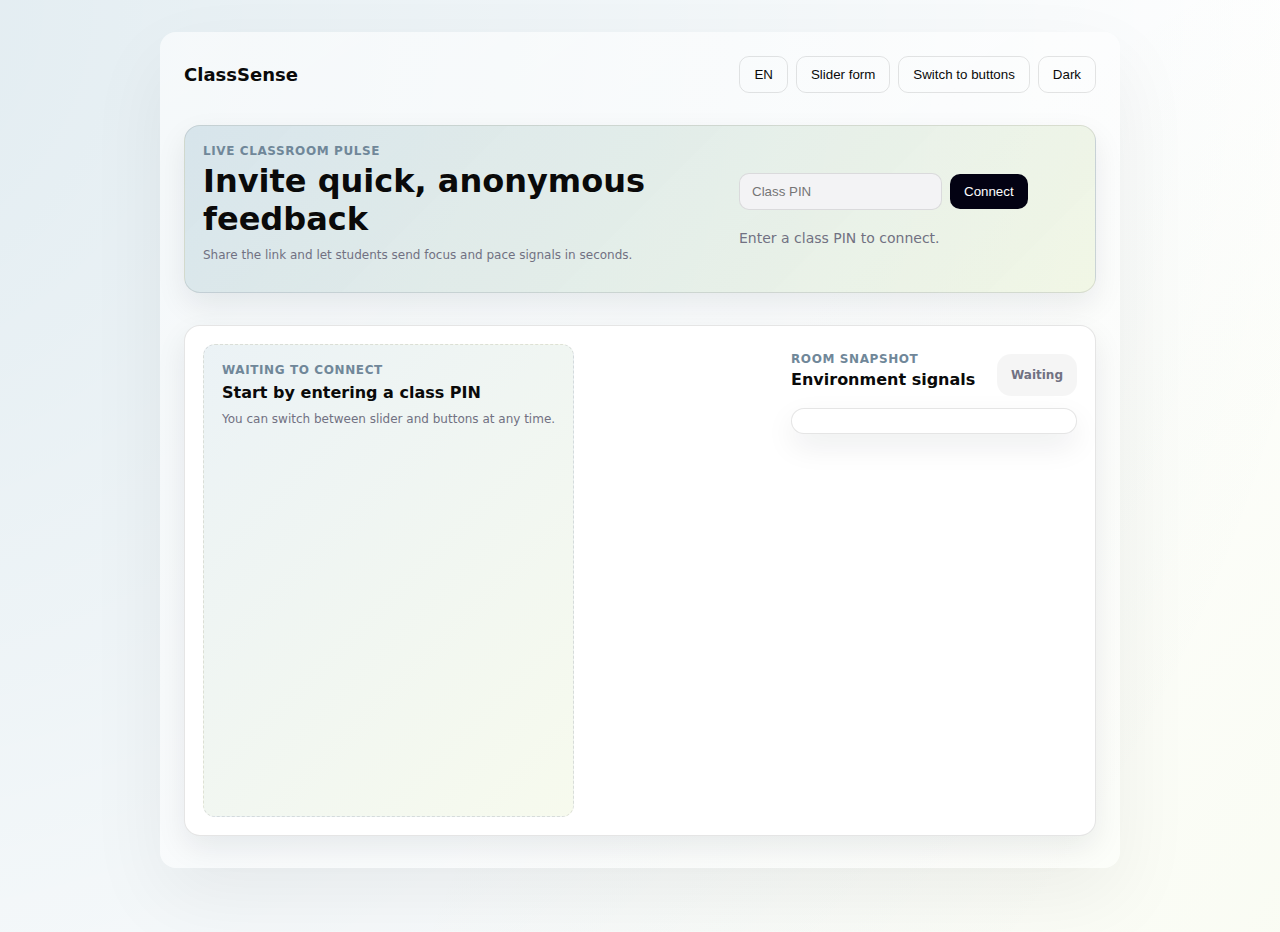
<file: webserver/static/index.html>
<!doctype html>
<html lang="en">
  <head>
    <meta charset="UTF-8" />
    <meta name="viewport" content="width=device-width, initial-scale=1.0" />
    <title>ClassSense</title>
    <link rel="stylesheet" href="styles.css" />
  </head>
  <body>
    <div id="app" data-design="slider"></div>
    <script src="main.js"></script>
  </body>
</html>
</file>
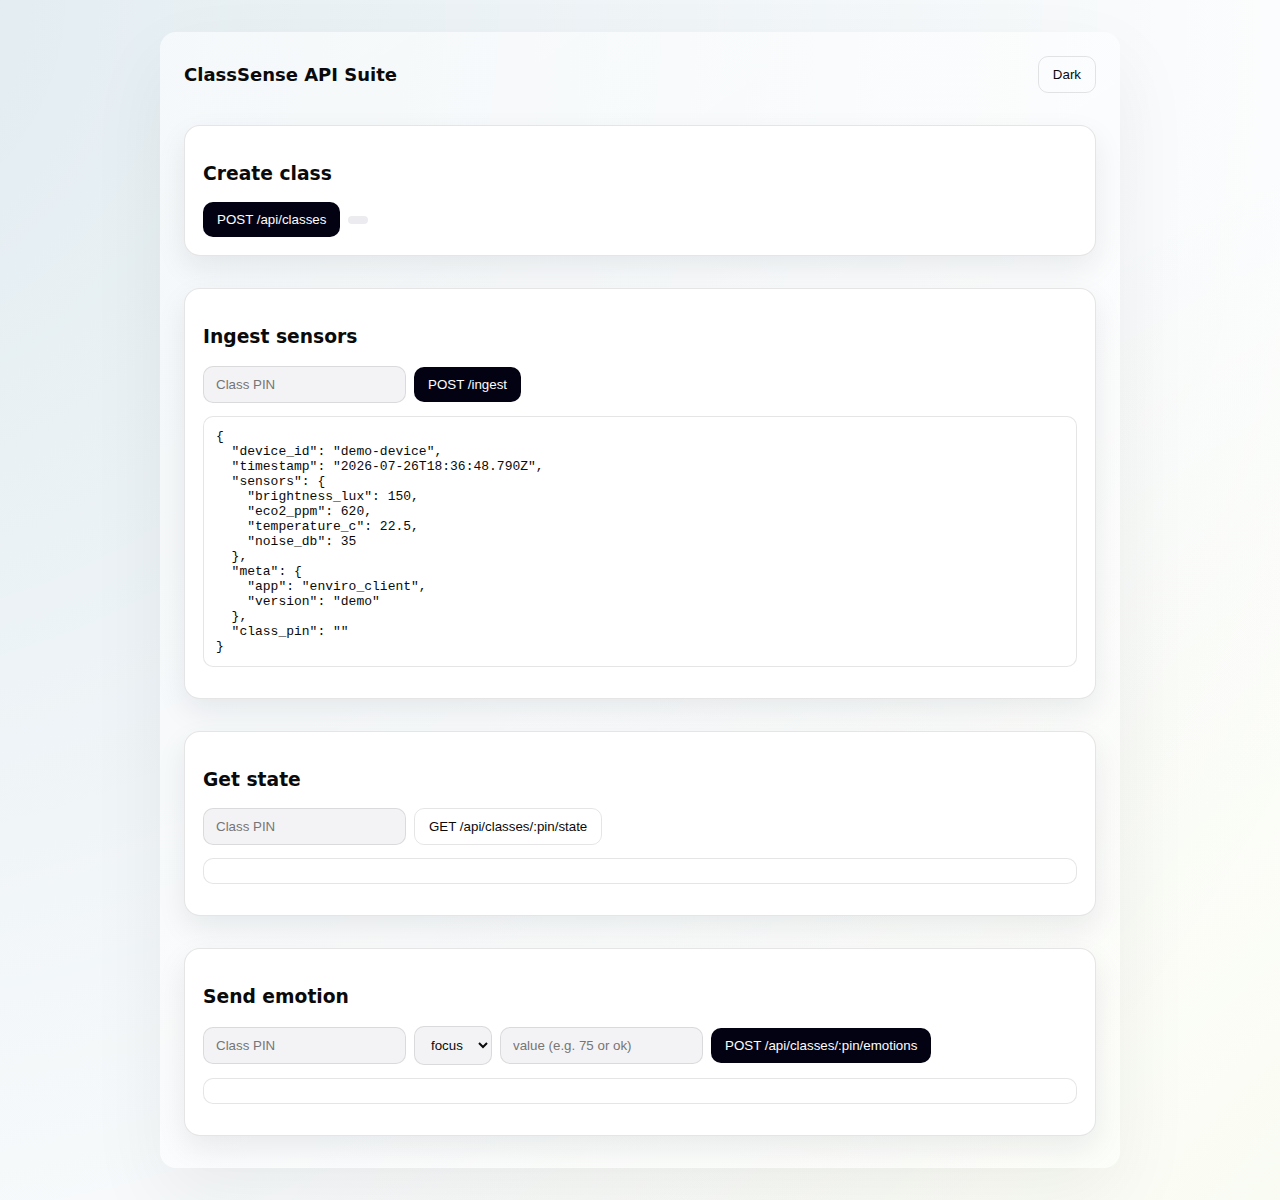
<file: webserver/static/api-suite.html>
<!doctype html>
<html lang="en">
  <head>
    <meta charset="UTF-8" />
    <meta name="viewport" content="width=device-width, initial-scale=1.0" />
    <title>ClassSense API Suite</title>
    <link rel="stylesheet" href="styles.css" />
  </head>
  <body>
    <div class="page">
      <header class="topbar">
        <div class="brand">ClassSense API Suite</div>
        <button id="themeToggle" class="ghost">Dark</button>
      </header>

      <section class="card">
        <h3>Create class</h3>
        <div class="pin-row">
          <button id="createClass" class="primary">POST /api/classes</button>
          <span id="createdPin" class="tag"></span>
        </div>
      </section>

      <section class="card">
        <h3>Ingest sensors</h3>
        <div class="pin-row">
          <input id="ingestPin" type="text" maxlength="5" placeholder="Class PIN" />
          <button id="sendIngest" class="primary">POST /ingest</button>
        </div>
        <pre id="ingestPayload" class="code-block"></pre>
      </section>

      <section class="card">
        <h3>Get state</h3>
        <div class="pin-row">
          <input id="statePin" type="text" maxlength="5" placeholder="Class PIN" />
          <button id="getState" class="ghost">GET /api/classes/:pin/state</button>
        </div>
        <pre id="stateOutput" class="code-block"></pre>
      </section>

      <section class="card">
        <h3>Send emotion</h3>
        <div class="pin-row">
          <input id="emotionPin" type="text" maxlength="5" placeholder="Class PIN" />
          <select id="emotionType">
            <option value="focus">focus</option>
            <option value="pace">pace</option>
          </select>
          <input id="emotionValue" type="text" placeholder="value (e.g. 75 or ok)" />
          <button id="sendEmotion" class="primary">POST /api/classes/:pin/emotions</button>
        </div>
        <pre id="emotionOutput" class="code-block"></pre>
      </section>
    </div>

    <script>
      const prefersDark = window.matchMedia && window.matchMedia("(prefers-color-scheme: dark)").matches;
      const setTheme = (th) => document.documentElement.classList.toggle("dark", th === "dark");
      let theme = prefersDark ? "dark" : "light";
      setTheme(theme);
      document.getElementById("themeToggle").onclick = () => {
        theme = theme === "dark" ? "light" : "dark";
        setTheme(theme);
        document.getElementById("themeToggle").textContent = theme === "dark" ? "Light" : "Dark";
      };

      const ingestSample = {
        device_id: "demo-device",
        timestamp: new Date().toISOString(),
        sensors: {
          brightness_lux: 150,
          eco2_ppm: 620,
          temperature_c: 22.5,
          noise_db: 35,
        },
        meta: { app: "enviro_client", version: "demo" },
        class_pin: "",
      };
      const ingestPre = document.getElementById("ingestPayload");
      ingestPre.textContent = JSON.stringify(ingestSample, null, 2);

      document.getElementById("createClass").onclick = async () => {
        const res = await fetch("/api/classes", { method: "POST", headers: { "Content-Type": "application/json" }, body: "{}" });
        const data = await res.json();
        document.getElementById("createdPin").textContent = data.pin || "";
      };

      document.getElementById("sendIngest").onclick = async () => {
        const pin = document.getElementById("ingestPin").value.trim();
        const payload = JSON.parse(ingestPre.textContent);
        payload.class_pin = pin;
        const res = await fetch("/ingest", { method: "POST", headers: { "Content-Type": "application/json" }, body: JSON.stringify(payload) });
        ingestPre.textContent = JSON.stringify(await res.json(), null, 2);
      };

      document.getElementById("getState").onclick = async () => {
        const pin = document.getElementById("statePin").value.trim();
        const res = await fetch(`/api/classes/${pin}/state`);
        document.getElementById("stateOutput").textContent = JSON.stringify(await res.json(), null, 2);
      };

      document.getElementById("sendEmotion").onclick = async () => {
        const pin = document.getElementById("emotionPin").value.trim();
        const type = document.getElementById("emotionType").value;
        const val = document.getElementById("emotionValue").value;
        const payload = {};
        payload[type] = isNaN(Number(val)) ? val : Number(val);
        const res = await fetch(`/api/classes/${pin}/emotions`, {
          method: "POST",
          headers: { "Content-Type": "application/json" },
          body: JSON.stringify(payload),
        });
        document.getElementById("emotionOutput").textContent = JSON.stringify(await res.json(), null, 2);
      };
    </script>
  </body>
</html>
</file>
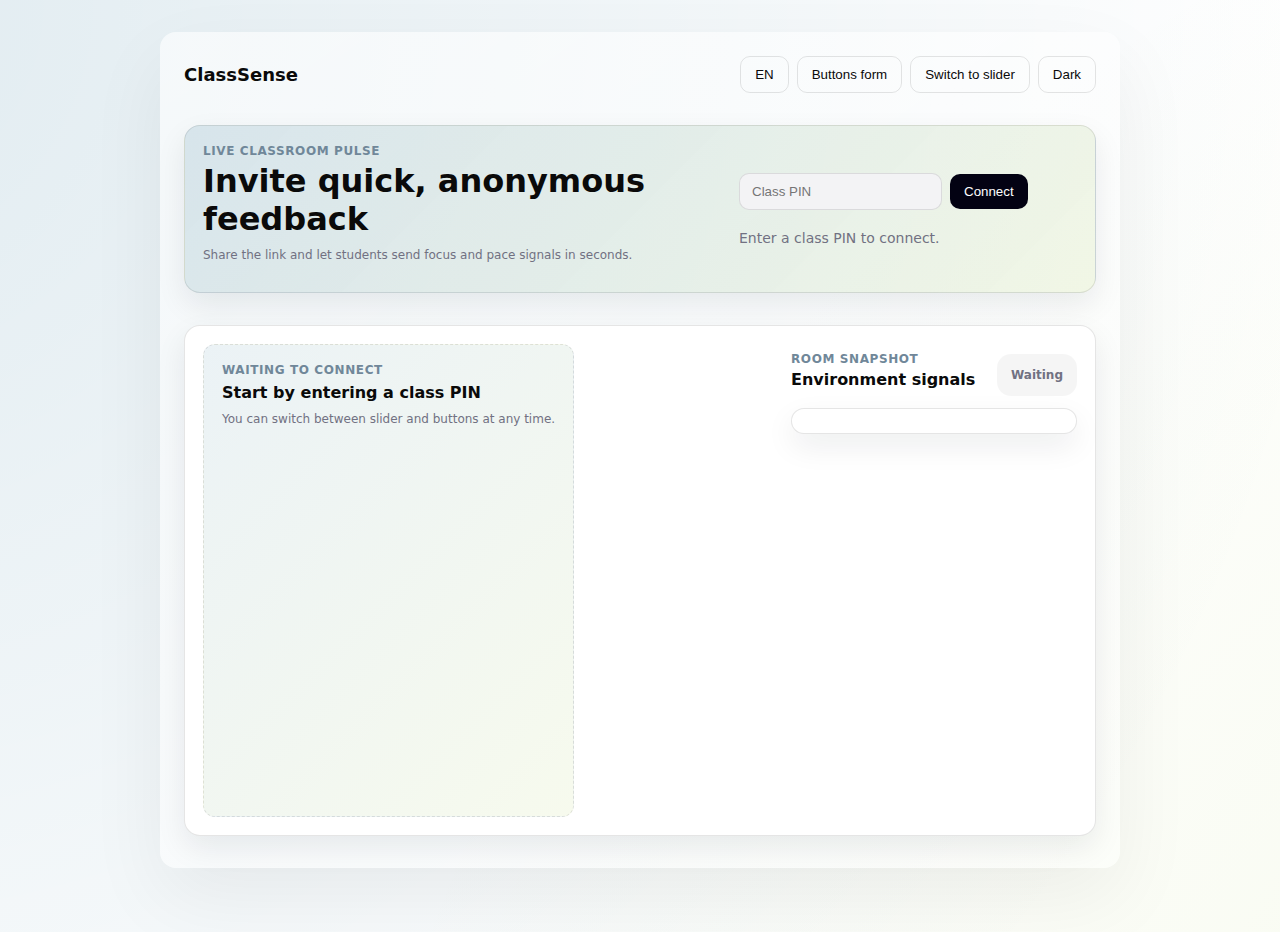
<file: webserver/static/buttons.html>
<!doctype html>
<html lang="en">
  <head>
    <meta charset="UTF-8" />
    <meta name="viewport" content="width=device-width, initial-scale=1.0" />
    <title>ClassSense — Buttons</title>
    <link rel="stylesheet" href="styles.css" />
  </head>
  <body>
    <div id="app" data-design="buttons"></div>
    <script src="main.js"></script>
  </body>
</html>
</file>
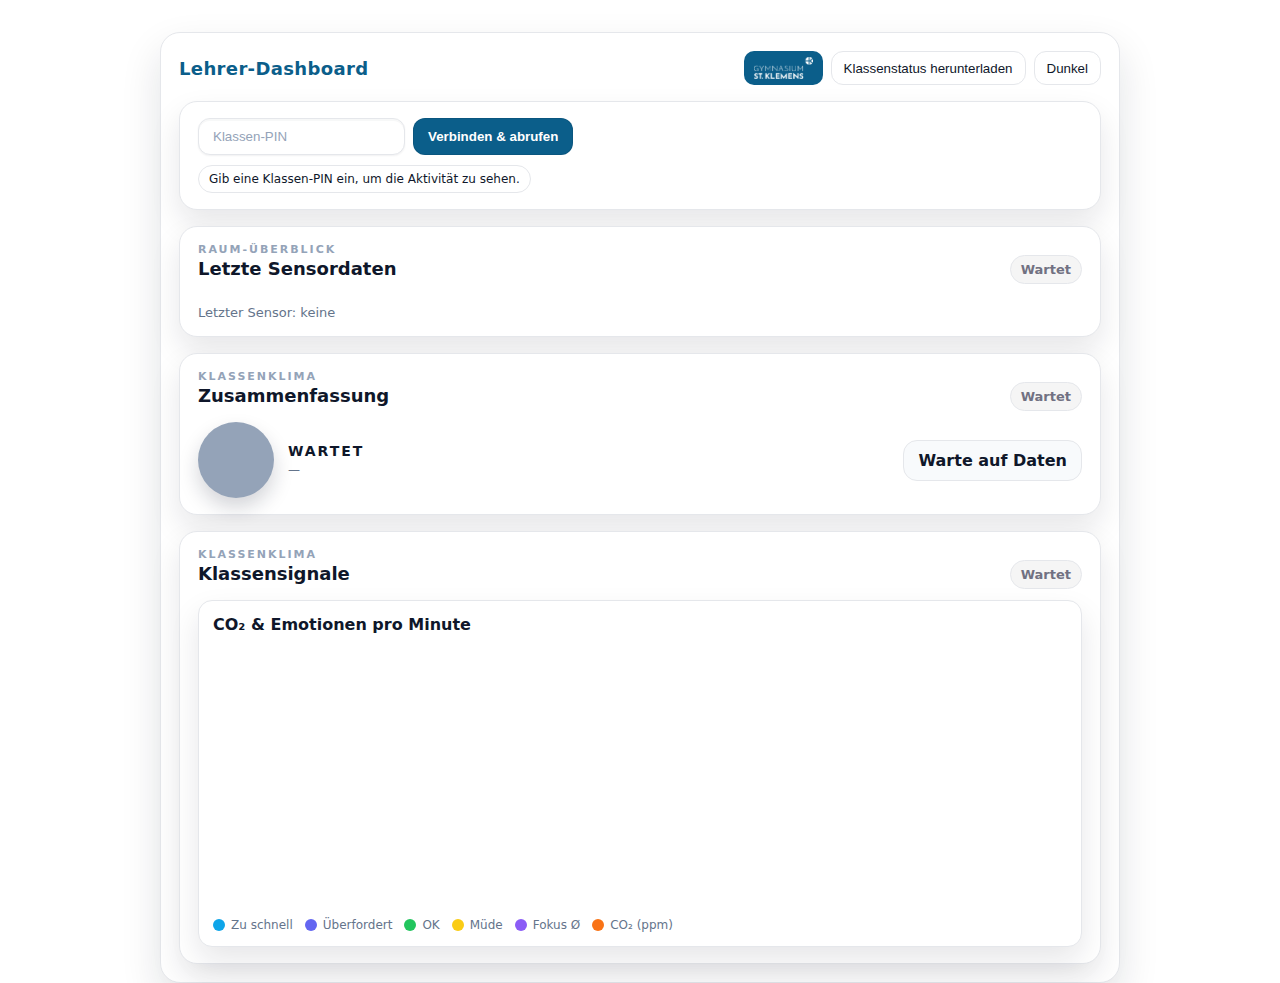
<file: webserver/static/teacher.html>
<!doctype html>
<html lang="en">
  <head>
    <meta charset="UTF-8" />
    <meta name="viewport" content="width=device-width, initial-scale=1.0" />
    <title>ClassSense Teacher Dashboard</title>
    <link rel="stylesheet" href="styles.css" />
    <style>
      /* === Shared tokens (aligns regular with compact) === */
      :root {
        --brand: #0b5e8a;
        --ok: #95c11f;
        --danger: #ef4444;
        --warning: #f59e0b;
        --muted: #64748b;
        --border: #e5e7eb;
        --card: #ffffff;
        --shadow: 0 14px 30px rgba(15, 23, 42, 0.1);
      }

      /* Page + cards look like compact */
      body.teacher-shell:not(.compact-mode) {
        background: #ffffff;
        color: #0f172a;
      }
      body.teacher-shell:not(.compact-mode) .page {
        background: #fff;
        border: 1px solid var(--border);
        box-shadow: 0 18px 40px rgba(15, 23, 42, 0.12);
        border-radius: 20px;
        padding: 18px;
      }
      body.teacher-shell:not(.compact-mode) .card {
        background: #fff;
        border: 1px solid var(--border);
        box-shadow: var(--shadow);
        border-radius: 18px;
        padding: 16px 18px;
      }

      /* Topbar + brand */
      .topbar .brand {
        color: var(--brand);
        font-weight: 700;
        letter-spacing: 0.02em;
      }

      /* Buttons */
      button.primary {
        background: var(--brand);
        color: #fff;
        border: 1px solid rgba(0, 0, 0, 0.06);
        border-radius: 12px;
        padding: 10px 14px;
        font-weight: 600;
      }
      button.ghost {
        background: #fff;
        color: #0f172a;
        border: 1px solid var(--border);
        border-radius: 12px;
        padding: 8px 12px;
      }

      section.card + section.card {
        margin-top: 16px;
      }

      .section-heading {
        display: flex;
        justify-content: space-between;
        align-items: center;
        margin-bottom: 10px;
      }

      /* Eyebrow + small titles */
      .eyebrow {
        text-transform: uppercase;
        letter-spacing: 0.18em;
        font-size: 11px;
        font-weight: 600;
        color: #94a3b8;
      }
      .control-title.small,
      .card h3 {
        font-size: 18px;
        margin: 2px 0 6px;
      }

      /* Pill (used for Live/Waiting & status) */
      .pill,
      .status {
        display: inline-flex;
        align-items: center;
        gap: 8px;
        padding: 6px 10px;
        border-radius: 999px;
        border: 1px solid var(--border);
        background: #fff;
        color: #0f172a;
        font-size: 12px;
      }
      .status.error {
        border-color: #fecaca;
        background: #fff1f2;
        color: #991b1b;
      }

      /* Sensor badges -> compact tile look */
      .env-row {
        display: grid;
        grid-template-columns: repeat(auto-fit, minmax(220px, 1fr));
        gap: 14px;
        margin-top: 6px;
      }
      .env-badge {
        display: flex;
        align-items: center;
        justify-content: space-between;
        gap: 12px;
        padding: 10px 12px;
        border: 1px solid var(--border);
        border-radius: 14px;
        background: #f8fafc;
      }
      .env-icon {
        width: 28px;
        text-align: center;
        font-size: 18px;
        color: var(--muted);
      }
      .env-value {
        margin-left: auto;
        color: var(--muted);
        font-size: 13px;
      }
      .env-badge::after {
        content: "";
        display: inline-block;
        width: 8px;
        height: 8px;
        border-radius: 999px;
        margin-left: 10px;
        background: #e2e8f0;
        box-shadow: 0 0 0 2px rgba(148, 163, 184, 0.35);
      }
      .env-badge.good::after {
        background: var(--ok);
        box-shadow: 0 0 0 2px rgba(149, 193, 31, 0.35);
      }
      .env-badge.warning::after {
        background: var(--warning);
        box-shadow: 0 0 0 2px rgba(245, 158, 11, 0.3);
      }
      .env-badge.danger::after {
        background: var(--danger);
        box-shadow: 0 0 0 2px rgba(239, 68, 68, 0.3);
      }

      /* “Latest sensor snapshot” footer */
      .muted {
        color: #64748b;
        font-size: 13px;
      }

      /* Chart card spacing + legibility */
      .chart-card h4 {
        margin: 0 0 10px;
        font-size: 16px;
      }
      canvas {
        height: 260px;
      }
      .legend {
        font-size: 12px;
        color: #64748b;
      }

      /* === Summary card === */
      .summary-card {
        padding: 16px 18px;
      }
      .summary-grid {
        display: grid;
        grid-template-columns: minmax(280px, 420px) 1fr;
        gap: 18px;
        align-items: center;
      }
      .summary-state {
        display: flex;
        align-items: center;
        gap: 14px;
      }
      .state-circle {
        --climate: #94a3b8;
        width: 76px;
        height: 76px;
        border-radius: 999px;
        display: grid;
        place-items: center;
        background: var(--climate);
        box-shadow: 0 10px 20px rgba(15, 23, 42, 0.18);
      }
      .state-circle img {
        width: 44px;
        height: 44px;
        display: block;
      }
      .state-label {
        font-weight: 800;
        letter-spacing: 0.14em;
        font-size: 14px;
        color: var(--climate);
      }
      .state-breakdown {
        font-size: 12px;
        color: #64748b;
      }
      .state-meta {
        display: flex;
        flex-direction: column;
        gap: 4px;
      }
      .summary-suggestion {
        border: 1px solid var(--border);
        background: #f8fafc;
        border-radius: 14px;
        padding: 10px 14px;
        font-weight: 600;
        color: #0f172a;
        width: max-content;
        justify-self: end;
        text-align: right;
        align-self: center;
      }
      @keyframes smPulse {
        0% {
          transform: scale(1);
        }
        50% {
          transform: scale(1.04);
        }
        100% {
          transform: scale(1);
        }
      }
      .state-circle.pulse {
        animation: smPulse 0.6s ease;
      }

      /* Light inputs for the teacher view */
      .teacher-shell:not(.compact-mode) .pin-row input,
      .teacher-shell:not(.compact-mode) input[type="text"],
      .teacher-shell:not(.compact-mode) input[type="number"],
      .teacher-shell:not(.compact-mode) input[type="search"] {
        background: #fff;
        color: #0f172a;
        border: 1px solid var(--border);
        border-radius: 12px;
        padding: 10px 14px;
        box-shadow:
          inset 0 2px 0 rgba(15, 23, 42, 0.03),
          0 1px 2px rgba(15, 23, 42, 0.06);
        color-scheme: light;
      }
      .teacher-shell:not(.compact-mode) input::placeholder {
        color: #94a3b8;
      }
      .teacher-shell:not(.compact-mode) input:focus {
        outline: none;
        border-color: var(--brand);
        box-shadow: 0 0 0 3px rgba(11, 94, 138, 0.15);
      }
      .teacher-shell:not(.compact-mode) input:-webkit-autofill {
        -webkit-box-shadow: 0 0 0 30px #fff inset !important;
        -webkit-text-fill-color: #0f172a !important;
      }

      /* Compact pin */
      .c-pin input {
        background: #fff;
        color: #0f172a;
        border: 1px solid #cbd5e1;
        border-radius: 999px;
      }

      .c-pin-inline {
        width: 100%;
        display: flex;
        gap: 8px;
        margin-top: 12px;
      }
      .c-pin-inline input {
        flex: 1;
        border: 1px solid #cbd5e1;
        border-radius: 10px;
        padding: 8px 10px;
        background: #fff;
        color: #0f172a;
        font-size: 13px;
      }
      .c-pin-inline button {
        border: 1px solid #0f172a;
        background: #0f172a;
        color: #fff;
        border-radius: 10px;
        padding: 8px 12px;
        cursor: pointer;
      }

      /* Force white sensor tiles in the regular teacher view */
      .teacher-shell:not(.compact-mode) .env-row .env-badge,
      .teacher-shell:not(.compact-mode) .env-row .env-badge.elevated {
        background: #ffffff;
        color: #0f172a;
        border: 1px solid var(--border);
        border-radius: 14px;
        box-shadow:
          0 8px 18px rgba(15, 23, 42, 0.12),
          0 1px 2px rgba(15, 23, 42, 0.06);
      }
      .teacher-shell:not(.compact-mode) .env-row .env-badge .env-icon {
        color: #475569;
      }
      .teacher-shell:not(.compact-mode) .env-row .env-badge .env-value {
        color: #64748b;
      }
      .teacher-shell:not(.compact-mode) .env-row .env-badge::after {
        background: #e2e8f0;
      }
      .teacher-shell:not(.compact-mode) .env-row .env-badge.good::after {
        background: var(--ok);
      }
      .teacher-shell:not(.compact-mode) .env-row .env-badge.warning::after {
        background: var(--warning);
      }
      .teacher-shell:not(.compact-mode) .env-row .env-badge.danger::after {
        background: var(--danger);
      }
      .charts {
        display: grid;
        grid-template-columns: repeat(auto-fit, minmax(280px, 1fr));
        gap: 16px;
      }
      .chart-card {
        padding: 14px;
        border-radius: 14px;
        border: 1px solid var(--border);
        background: var(--card);
        box-shadow: var(--shadow);
      }
      canvas {
        width: 100%;
        height: 260px;
      }
      .legend {
        display: flex;
        gap: 12px;
        flex-wrap: wrap;
        margin-top: 10px;
        font-size: 12px;
        color: #64748b;
      }
      .legend span {
        display: inline-flex;
        align-items: center;
        gap: 6px;
      }
      .legend .dot {
        width: 12px;
        height: 12px;
        border-radius: 50%;
        display: inline-block;
      }
      /* ---------- 1280 x 400 COMPACT VIEW ---------- */

      html,
      body {
        width: 100%;
        height: 100%;
        margin: 0;
      }

      /* blue background that the card sits on */
      body.compact-mode {
        background: #000;
        color: #0f172a;
        display: flex;
        align-items: center;
        justify-content: center;
      }

      /* Regular teacher view theming */
      body.teacher-shell:not(.compact-mode) {
        background: #ffffff;
        color: #0f172a;
      }

      body.teacher-shell:not(.compact-mode) .page {
        background: #ffffff;
        border: 1px solid #e5e7eb;
        box-shadow: 0 18px 40px rgba(15, 23, 42, 0.12);
      }

      body.teacher-shell:not(.compact-mode) .card {
        background: #ffffff;
        border: 1px solid #e5e7eb;
        box-shadow: 0 14px 30px rgba(15, 23, 42, 0.1);
      }

      body.teacher-shell:not(.compact-mode) .topbar .brand {
        color: #0b5e8a;
      }

      body.teacher-shell:not(.compact-mode) button.primary {
        background: #0b5e8a;
        color: #fff;
        border: 1px solid rgba(0, 0, 0, 0.08);
      }

      body.teacher-shell:not(.compact-mode) button.ghost {
        border-color: #e5e7eb;
        color: #0f172a;
      }

      .logo-chip {
        display: inline-flex;
        align-items: center;
        gap: 8px;
        padding: 6px 10px;
        background: #0b5e8a;
        border-radius: 10px;
        color: #fff;
        font-weight: 600;
      }

      .logo-chip img {
        height: 22px;
        width: auto;
        display: block;
        filter: brightness(1.1);
      }

      /* outer container is exactly 1280 x 400 */
      #compactView {
        display: block;
        width: 1280px;
        height: 400px;
        background: transparent;
      }

      /* inner card (white + blue areas) */
      #compactView .display {
        width: 100%;
        height: 100%;
        display: grid;
        grid-template-columns: 340px 1fr 360px;
        background: #ffffff;
        border-radius: 24px;
        overflow: hidden;
        box-shadow: 0 24px 45px rgba(15, 23, 42, 0.45);
        position: relative;
      }

      /* ----- left column: environment ----- */

      .c-env {
        background: #f8fafc;
        padding: 24px 40px 24px;
        display: flex;
        flex-direction: column;
        gap: 24px;
      }

      .c-env .eyebrow {
        text-align: left;
        text-transform: uppercase;
        letter-spacing: 0.18em;
        font-size: 11px;
        font-weight: 600;
        color: #64748b;
      }

      /* list of rows */
      .c-env-list {
        display: flex;
        flex-direction: column;
        gap: 2px;
        flex: 1;
        justify-content: center;
      }

      /* each row */
      .c-env-tile {
        display: flex;
        align-items: center;
        justify-content: space-between;
        gap: 16px;
        padding: 8px 0;
        border: none;
        background: transparent;
      }

      /* left: label & value */
      .c-env-meta {
        display: flex;
        flex-direction: column;
        gap: 2px;
      }

      .c-env-label {
        font-weight: 600;
        font-size: 22px;
        color: #0f172a;
      }

      .c-env-value {
        color: #64748b;
        font-size: 18px;
      }

      /* right: three small indicator circles */
      .c-env-dots {
        display: flex;
        gap: 8px;
        margin-left: auto;
        align-items: center;
      }

      .c-env-row {
        display: flex;
        align-items: center;
        gap: 12px;
        width: 100%;
      }

      .c-env-icon {
        font-size: 20px;
        width: 28px;
        text-align: center;
        color: #64748b;
      }

      .c-env-meta {
        display: flex;
        flex-direction: column;
        gap: 2px;
      }

      .c-env-dot {
        width: 18px;
        height: 18px;
        border-radius: 999px;
        background: #e2e8f0;
        box-shadow: 0 0 0 1px rgba(148, 163, 184, 0.4);
      }

      .c-env-dot.is-good {
        background: #95c11f;
        box-shadow: 0 0 0 4px rgba(149, 193, 31, 0.25);
      }

      .c-env-dot.is-warning {
        background: #f59e0b;
        box-shadow: 0 0 0 4px rgba(245, 158, 11, 0.25);
      }

      .c-env-dot.is-danger {
        background: #ef4444;
        box-shadow: 0 0 0 4px rgba(239, 68, 68, 0.25);
      }

      .c-env-footer {
        font-size: 12px;
        color: #94a3b8;
        text-align: center;
      }

      /* ----- center column: climate circle ----- */

      .c-center-wrap {
        background: #ffffff;
        display: flex;
        flex-direction: column;
        align-items: stretch;
        justify-content: flex-start;
        padding: 24px 0 24px;
        gap: 8px;
      }

      .c-center-heading {
        display: flex;
        justify-content: center;
        text-transform: uppercase;
        letter-spacing: 0.18em;
        font-size: 11px;
        font-weight: 600;
        color: #94a3b8;
      }

      .c-center {
        --climate-color: #95c11f;
        --climate-tint: color-mix(in srgb, var(--climate-color) 90%, #fff 10%);
        display: flex;
        flex-direction: column;
        align-items: center;
        gap: 10px;
        text-align: center;
        flex: 1;
        justify-content: center;
      }

      .c-circle {
        position: relative;
        width: 220px;
        height: 220px;
        border-radius: 50%;
        display: grid;
        place-items: center;
        font-size: 64px;
        color: #ffffff;
        background: var(--climate-color);
        box-shadow: 0 18px 38px rgba(0, 0, 0, 0.25);
      }

      .c-circle::after {
        display: none;
      }

      .state-icon {
        width: 128px;
        height: 128px;
        display: block;
        margin: 0 auto;
      }
      }

      @keyframes pulse {
        0% {
          transform: scale(1);
        }
        50% {
          transform: scale(1.05);
        }
        100% {
          transform: scale(1);
        }
      }

      .circle-pulse {
        animation: pulse 0.6s ease;
      }

      .c-label {
        letter-spacing: 0.18em;
        font-weight: 700;
        font-size: 16px;
        color: var(--climate-color);
        transition: color 0.3s ease;
      }

      .c-center-helper {
        font-size: 12px;
        color: color-mix(in srgb, var(--climate-color) 50%, #64748b);
      }

      @supports not (color: color-mix(in srgb, white 50%, black 50%)) {
        .c-center-helper {
          opacity: 0.6;
        }
      }

      /* ----- right column: brand + message ----- */

      .c-right {
        background: linear-gradient(135deg, #0b5e8a, #00456a, #0b5e8a);
        background-size: 200% 200%;
        animation: panelShift 14s ease-in-out infinite;
        color: #ffffff;
        padding: 28px 36px;
        display: flex;
        flex-direction: column;
        justify-content: space-between;
        overflow: hidden;
      }

      .c-brand {
        display: flex;
        justify-content: space-between;
        align-items: center;
        font-size: 20px;
        font-weight: 700;
        letter-spacing: 0.06em;
      }

      .c-brand img {
        height: 34px;
        width: auto;
      }

      .c-message {
        font-size: 28px;
        line-height: 1.25;
        text-align: left;
        flex: 1 1 100%;
        display: flex;
        align-items: center;
        padding-left: 8px;
        justify-content: center;
        font-weight: 700;
      }

      /* pin box stays small and flat on top */
      .c-pin {
        position: absolute;
        top: 16px;
        left: 24px;
        display: flex;
        gap: 6px;
        align-items: center;
        background: rgba(255, 255, 255, 0.95);
        border-radius: 999px;
        padding: 4px 8px;
        border: 1px solid #cbd5e1;
      }

      .c-pin input {
        border: none;
        padding: 4px 8px;
        outline: none;
        font-size: 13px;
        border-radius: 999px;
      }

      .c-pin button {
        border: none;
        background: #0f172a;
        color: #fff;
        padding: 6px 10px;
        font-size: 12px;
        cursor: pointer;
        border-radius: 999px;
      }

      .pin-badge {
        display: none;
        align-items: center;
        justify-content: center;
        min-width: 160px;
        padding: 10px 14px;
        background: rgba(255, 255, 255, 0.14);
        border: 1px solid rgba(255, 255, 255, 0.28);
        border-radius: 14px;
        font-size: 24px;
        font-weight: 800;
        letter-spacing: 0.12em;
        color: #fff;
        text-align: center;
        cursor: pointer;
      }

      .breakdown-overlay {
        position: fixed;
        inset: 0;
        background: rgba(6, 12, 24, 0.8);
        display: none;
        align-items: center;
        justify-content: center;
        z-index: 999;
        padding: 18px;
        backdrop-filter: blur(4px);
      }
      .breakdown-overlay.show {
        display: flex;
      }
      .breakdown-card {
        background: #0b172b;
        color: #e2e8f0;
        border: 1px solid rgba(255, 255, 255, 0.1);
        border-radius: 18px;
        padding: 18px;
        width: min(700px, 96vw);
        box-shadow: 0 24px 60px rgba(0, 0, 0, 0.4);
      }
      .breakdown-header {
        text-align: center;
        margin-bottom: 12px;
      }
      .breakdown-header .title {
        text-transform: uppercase;
        letter-spacing: 0.18em;
        font-size: 12px;
        color: #a5b4fc;
      }
      .breakdown-header .subtitle {
        font-size: 18px;
        font-weight: 700;
        margin-top: 6px;
      }
      .breakdown-bars {
        display: flex;
        flex-direction: column;
        gap: 12px;
        margin: 10px 0;
      }
      .breakdown-row {
        display: grid;
        grid-template-columns: 1fr 2fr 60px;
        align-items: center;
        gap: 10px;
      }
      .breakdown-label {
        display: flex;
        align-items: center;
        gap: 8px;
        font-weight: 600;
      }
      .bd-dot {
        width: 12px;
        height: 12px;
        border-radius: 999px;
        display: inline-block;
      }
      .bd-ok {
        background: #95c11f;
        box-shadow: 0 0 0 4px rgba(149, 193, 31, 0.25);
      }
      .bd-overloaded {
        background: #facc15;
        box-shadow: 0 0 0 4px rgba(250, 204, 21, 0.25);
      }
      .bd-tired {
        background: #0ea5e9;
        box-shadow: 0 0 0 4px rgba(14, 165, 233, 0.25);
      }
      .bd-lost {
        background: #ef4444;
        box-shadow: 0 0 0 4px rgba(239, 68, 68, 0.25);
      }
      .breakdown-track {
        position: relative;
        width: 100%;
        height: 12px;
        border-radius: 999px;
        background: rgba(255, 255, 255, 0.08);
        overflow: hidden;
      }
      .breakdown-fill {
        position: absolute;
        inset: 0;
        width: 0%;
        border-radius: 999px;
        transition: width 0.3s ease;
      }
      .fill-ok {
        background: linear-gradient(90deg, #7bb314, #95c11f);
      }
      .fill-overloaded {
        background: linear-gradient(90deg, #fcd34d, #facc15);
      }
      .fill-tired {
        background: linear-gradient(90deg, #22c55e, #0ea5e9);
      }
      .fill-lost {
        background: linear-gradient(90deg, #f97316, #ef4444);
      }
      .breakdown-val {
        text-align: right;
        font-weight: 700;
      }
      .breakdown-footer {
        text-align: center;
        color: #cbd5e1;
        font-size: 13px;
        margin-top: 12px;
        letter-spacing: 0.08em;
      }

      @keyframes bgShift {
        0% {
          background-position: 0% 0%, 100% 50%, 0% 50%;
        }
        50% {
          background-position: 40% 30%, 60% 70%, 100% 60%;
        }
        100% {
          background-position: 0% 0%, 100% 50%, 0% 50%;
        }
      }

      @keyframes panelShift {
        0% {
          background-position: 0% 50%;
        }
        50% {
          background-position: 100% 50%;
        }
        100% {
          background-position: 0% 50%;
        }
      }

      /* (optional) if window slightly smaller, scale a bit */
      @media (max-width: 1260px) {
        #compactView .display {
          transform: scale(0.95);
          transform-origin: center;
        }
      }

      /* Display-only mode (no pin inputs or controls) */
      body.display-only .c-pin,
      body.display-only .c-pin-inline,
      body.display-only .pin-row,
      body.display-only #downloadState {
        display: none !important;
      }
      body.display-only #status {
        margin-top: 0;
      }
    </style>
  </head>
  <body class="teacher-shell">
    <div id="compactView">
      <div class="c-pin">
        <input id="cPinInput" type="text" maxlength="5" placeholder="PIN" data-i18n-placeholder="pin_short_placeholder" />
        <button id="cConnectBtn" data-i18n="connect_short">Los</button>
      </div>
      <div class="display">
        <div class="c-env">
          <div class="c-env-list" id="cEnvList"></div>
        </div>
        <div class="c-center-wrap">
          <div class="c-center-heading" data-i18n="compact_climate_heading">Klassenklima</div>
          <div class="c-center">
            <div class="c-circle" id="cCircle"><span id="cEmoji" class="c-icon"></span></div>
            <div class="c-label" id="cLabel" data-i18n="state_waiting_label">WARTET</div>
          </div>
        </div>
        <div class="c-right">
          <div class="c-brand">
            <div style="font-size:24px;font-weight:700;letter-spacing:0.04em;">ClassSense</div>
            <img src="st-klemens-logo-white.png" alt="Gymnasium logo" />
          </div>
          <div class="c-message" id="cMessage" data-i18n="compact_waiting_message">Warte auf Daten</div>
          <div id="cPinBadge" class="pin-badge">PIN</div>
          <div class="c-pin-inline">
            <input id="cPinInputInline" type="text" maxlength="5" placeholder="PIN" data-i18n-placeholder="pin_short_placeholder" />
            <button id="cConnectBtnInline" data-i18n="connect_short">Los</button>
          </div>
        </div>
      </div>
    </div>

      <div id="regularView" class="page">
        <header class="topbar">
        <div class="brand" data-i18n="teacher_dashboard">Lehrer-Dashboard</div>
        <div class="actions">
          <div class="logo-chip">
            <img src="st-klemens-logo-white.png" alt="Gymnasium logo" />
          </div>
          <button id="downloadState" class="ghost" disabled data-i18n="download_state">Klassenstatus herunterladen</button>
          <button id="themeToggle" class="ghost" data-i18n="theme_dark">Dunkel</button>
        </div>
      </header>

      <section class="card">
        <div class="pin-row">
          <input id="pinInput" type="text" maxlength="5" placeholder="Klassen-PIN" data-i18n-placeholder="pin_placeholder" />
          <button id="connectBtn" class="primary" data-i18n="connect_poll">Verbinden & abrufen</button>
        </div>
        <div id="status" class="status" data-i18n="status_prompt">Gib eine Klassen-PIN ein, um die Aktivität zu sehen.</div>
      </section>

      <section class="card">
        <div class="section-heading" style="display:flex;justify-content:space-between;align-items:center;">
          <div>
            <div class="eyebrow" data-i18n="room_snapshot">Raum-Überblick</div>
            <h3 data-i18n="latest_sensor_snapshot">Letzte Sensordaten</h3>
          </div>
          <div class="pill muted" id="sensorPill" data-i18n="pill_waiting">Wartet</div>
        </div>
        <div id="sensors" class="env-row"></div>
        <div class="muted" id="lastSensor" data-i18n="last_sensor">Letzter Sensor: keiner</div>
      </section>

      <section class="card summary-card" id="summaryCard">
        <div class="section-heading" style="display:flex;justify-content:space-between;align-items:center;">
          <div>
            <div class="eyebrow" data-i18n="classroom_climate">Klassenklima</div>
            <h3 data-i18n="summary_title">Zusammenfassung</h3>
          </div>
          <div class="pill muted" id="summaryPill" data-i18n="pill_waiting">Wartet</div>
        </div>

        <div class="summary-grid">
          <div class="summary-state">
            <div class="state-circle" id="summaryCircle">
              <span id="summaryIcon"></span>
            </div>
            <div class="state-meta">
              <div id="summaryLabel" class="state-label" data-i18n="state_waiting_label">WARTET</div>
              <div id="summaryBreakdown" class="state-breakdown">—</div>
            </div>
          </div>

          <div class="summary-suggestion" id="summarySuggestion">
            <span data-i18n="summary_suggestion_waiting">Warte auf Daten</span>
          </div>
        </div>
      </section>

      <section class="card">
        <div class="section-heading" style="display:flex;justify-content:space-between;align-items:center;">
          <div>
            <div class="eyebrow" data-i18n="classroom_climate">Klassenklima</div>
            <h3 data-i18n="class_signals">Klassensignale</h3>
          </div>
          <div class="pill muted" id="livePill" data-i18n="pill_waiting">Wartet</div>
        </div>
        <div class="charts">
          <div class="chart-card">
            <h4 data-i18n="chart_title">CO₂ & Emotionen pro Minute</h4>
            <canvas id="signalChart"></canvas>
            <div class="legend">
              <span><span class="dot" style="background:#0ea5e9;"></span><span data-i18n="legend_too_fast">Zu schnell</span></span>
              <span><span class="dot" style="background:#6366f1;"></span><span data-i18n="legend_overloaded">Überfordert</span></span>
              <span><span class="dot" style="background:#22c55e;"></span><span data-i18n="legend_ok">OK</span></span>
              <span><span class="dot" style="background:#facc15;"></span><span data-i18n="legend_tired">Müde</span></span>
              <span><span class="dot" style="background:#8b5cf6;"></span><span data-i18n="legend_focus_avg">Fokus Ø</span></span>
              <span><span class="dot" style="background:#f97316;"></span><span data-i18n="legend_co2">CO₂ (ppm)</span></span>
            </div>
          </div>
        </div>
      </section>
    </div>

    <div id="breakdownOverlay" class="breakdown-overlay">
      <div id="breakdownCard" class="breakdown-card">
        <div class="breakdown-header">
          <div class="title" data-i18n="breakdown_title">Klassenklima</div>
          <div class="subtitle" data-i18n="breakdown_subtitle">Antworten der letzten Minute</div>
        </div>
        <div class="breakdown-bars">
          <div class="breakdown-row">
            <div class="breakdown-label"><span class="bd-dot bd-ok"></span><span data-i18n="breakdown_ok">Im Flow / OK</span></div>
            <div class="breakdown-track"><div id="fillOk" class="breakdown-fill fill-ok"></div></div>
            <div id="valOk" class="breakdown-val">0%</div>
          </div>
          <div class="breakdown-row">
            <div class="breakdown-label"><span class="bd-dot bd-overloaded"></span><span data-i18n="breakdown_overloaded">Überfordert</span></div>
            <div class="breakdown-track"><div id="fillOverloaded" class="breakdown-fill fill-overloaded"></div></div>
            <div id="valOverloaded" class="breakdown-val">0%</div>
          </div>
          <div class="breakdown-row">
            <div class="breakdown-label"><span class="bd-dot bd-tired"></span><span data-i18n="breakdown_tired">Müde</span></div>
            <div class="breakdown-track"><div id="fillTired" class="breakdown-fill fill-tired"></div></div>
            <div id="valTired" class="breakdown-val">0%</div>
          </div>
          <div class="breakdown-row">
            <div class="breakdown-label"><span class="bd-dot bd-lost"></span><span data-i18n="breakdown_lost">Verloren / Unsicher</span></div>
            <div class="breakdown-track"><div id="fillLost" class="breakdown-fill fill-lost"></div></div>
            <div id="valLost" class="breakdown-val">0%</div>
          </div>
        </div>
        <div class="breakdown-footer" data-i18n="breakdown_footer">Zum Schließen tippen</div>
      </div>
    </div>

    <script>
      const translations = {
        de: {
          theme_light: "Hell",
          theme_dark: "Dunkel",
          teacher_dashboard: "Lehrer-Dashboard",
          download_state: "Klassenstatus herunterladen",
          pin_placeholder: "Klassen-PIN",
          pin_short_placeholder: "PIN",
          connect_poll: "Verbinden & abrufen",
          connect_short: "Los",
          status_prompt: "Gib eine Klassen-PIN ein, um die Aktivität zu sehen.",
          status_prompt_compact: "Gib eine Klassen-PIN ein.",
          status_connected_with_count: "Mit {pin} verbunden, Einträge: {count}",
          status_connected: "Mit {pin} verbunden",
          status_fetch_failed: "Status konnte nicht geladen werden.",
          status_pin_required: "Bitte eine PIN eingeben.",
          status_connecting: "Verbinde…",
          status_download_ok: "Status für {pin} heruntergeladen",
          status_download_fail: "Konnte Klassenstatus nicht herunterladen.",
          pill_live: "Live",
          pill_waiting: "Wartet",
          room_snapshot: "Raum-Überblick",
          latest_sensor_snapshot: "Letzte Sensordaten",
          last_sensor: "Letzter Sensor: {time}",
          none: "keine",
          classroom_climate: "Klassenklima",
          summary_title: "Zusammenfassung",
          summary_suggestion_waiting: "Warte auf Daten",
          class_signals: "Klassensignale",
          chart_title: "CO₂ & Emotionen pro Minute",
          legend_too_fast: "Zu schnell",
          legend_overloaded: "Überfordert",
          legend_ok: "OK",
          legend_tired: "Müde",
          legend_focus_avg: "Fokus Ø",
          legend_co2: "CO₂ (ppm)",
          breakdown_title: "Klassenklima",
          breakdown_subtitle: "Antworten der letzten Minute",
          breakdown_ok: "Im Flow / OK",
          breakdown_overloaded: "Überfordert",
          breakdown_tired: "Müde",
          breakdown_lost: "Verloren / Unsicher",
          breakdown_footer: "Zum Schließen tippen",
          compact_environment: "Umgebung",
          compact_climate_heading: "Klassenklima",
          state_waiting_label: "WARTET",
          compact_waiting_message: "Warte auf Daten",
          chart_no_data: "Noch keine Daten. Verbinden, um zu starten.",
          chart_axis_left: "Emotionen pro Typ / Fokus Ø (0–100)",
          chart_axis_right: "CO₂ {min}–{max} ppm",
          state_engaged: "IM FLOW",
          state_lost: "VERLOREN",
          state_overload: "ÜBERLASTET",
          state_tired: "MÜDE",
          state_waiting: "WARTET",
          state_idle: "WARTET",
          state_monitor: "BEOBACHTEN",
          message_open_window: "Fenster öffnen",
          message_waiting_feedback: "Warte auf Feedback",
          message_engaged: "Klasse ist im Flow",
          message_overloaded: "Tempo drosseln & wiederholen",
          message_tired: "Zeit für eine Pause",
          message_lost: "Kurz stoppen & klären",
          message_monitor: "Klasse beobachten",
          summary_no_recent: "Kein aktuelles Feedback (letzte {span}s)",
          summary_breakdown:
            "OK {ok}% · Verloren {lost}% · Überlastet {overload}% · Müde {tired}% (letzte {span}s)",
          env_air: "Luft",
          env_temp: "Temperatur",
          env_noise: "Lärm",
          env_voc: "VOC",
          env_lux: "Licht",
          env_footer: "Tippe für Werte",
          not_available: "k. A.",
          sensor_temp_label: "°C",
          sensor_co2_label: "CO₂",
          sensor_noise_label: "🔊",
          sensor_lux_label: "Lux",
          sensor_voc_label: "VOC",
        },
        en: {
          theme_light: "Light",
          theme_dark: "Dark",
          teacher_dashboard: "Teacher Dashboard",
          download_state: "Download class state",
          pin_placeholder: "Class PIN",
          pin_short_placeholder: "PIN",
          connect_poll: "Connect & Poll",
          connect_short: "Go",
          status_prompt: "Enter a class PIN to view activity.",
          status_prompt_compact: "Enter a class PIN.",
          status_connected_with_count: "Connected to {pin}, entries: {count}",
          status_connected: "Connected to {pin}",
          status_fetch_failed: "Failed to fetch state.",
          status_pin_required: "Please enter a PIN.",
          status_connecting: "Connecting…",
          status_download_ok: "Downloaded state for {pin}",
          status_download_fail: "Could not download class state.",
          pill_live: "Live",
          pill_waiting: "Waiting",
          room_snapshot: "Room snapshot",
          latest_sensor_snapshot: "Latest sensor snapshot",
          last_sensor: "Last sensor: {time}",
          none: "none",
          classroom_climate: "Classroom climate",
          summary_title: "Summary",
          summary_suggestion_waiting: "Waiting for data",
          class_signals: "Class signals",
          chart_title: "Per-minute CO₂ & emotions",
          legend_too_fast: "Too fast",
          legend_overloaded: "Overloaded",
          legend_ok: "OK",
          legend_tired: "Tired",
          legend_focus_avg: "Focus avg",
          legend_co2: "CO₂ (ppm)",
          breakdown_title: "Classroom climate",
          breakdown_subtitle: "Last minute responses",
          breakdown_ok: "Engaged / OK",
          breakdown_overloaded: "Overloaded",
          breakdown_tired: "Tired",
          breakdown_lost: "Lost / Confused",
          breakdown_footer: "Tap anywhere to close",
          compact_environment: "Environment",
          compact_climate_heading: "Classroom climate",
          state_waiting_label: "WAITING",
          compact_waiting_message: "Waiting for data",
          chart_no_data: "No data yet. Connect to start polling.",
          chart_axis_left: "Emotions per type / Focus avg (0–100)",
          chart_axis_right: "CO₂ {min}–{max} ppm",
          state_engaged: "ENGAGED",
          state_lost: "LOST",
          state_overload: "OVERLOAD",
          state_tired: "TIRED",
          state_waiting: "WAITING",
          state_idle: "WAITING",
          state_monitor: "MONITOR",
          message_open_window: "Open the window",
          message_waiting_feedback: "Waiting for feedback",
          message_engaged: "Class is engaged",
          message_overloaded: "Slow down & review",
          message_tired: "Time for a break",
          message_lost: "Pause & clarify",
          message_monitor: "Monitor class",
          summary_no_recent: "No recent feedback (last {span}s)",
          summary_breakdown:
            "OK {ok}% · Lost {lost}% · Overload {overload}% · Tired {tired}% (last {span}s)",
          env_air: "Air",
          env_temp: "Temp",
          env_noise: "Noise",
          env_voc: "VOC",
          env_lux: "Lux",
          env_footer: "Tap for values",
          not_available: "n/a",
          sensor_temp_label: "°C",
          sensor_co2_label: "CO₂",
          sensor_noise_label: "🔊",
          sensor_lux_label: "Lux",
          sensor_voc_label: "VOC",
        },
      };

      const fallbackLang = "de";
      const supportedLangs = Object.keys(translations);
      const normalizeLang = (lang) => (lang || "").toLowerCase();
      const detectLanguage = () => {
        const params = new URLSearchParams(window.location.search);
        const qLang = normalizeLang(params.get("lang"));
        if (supportedLangs.includes(qLang)) {
          localStorage?.setItem?.("lang", qLang);
          return qLang;
        }
        const stored = normalizeLang(localStorage?.getItem?.("lang"));
        if (supportedLangs.includes(stored)) return stored;
        return fallbackLang;
      };

      let lang = detectLanguage();

      const t = (key, vars = {}) => {
        const dict = translations[lang] || translations[fallbackLang];
        const template = dict[key] ?? translations[fallbackLang]?.[key] ?? key;
        return template.replace(/\{(\w+)\}/g, (_, k) => (vars[k] != null ? vars[k] : `{${k}}`));
      };

      document.documentElement?.setAttribute("lang", lang);

      const prefersDark = window.matchMedia && window.matchMedia("(prefers-color-scheme: dark)").matches;
      let theme = prefersDark ? "dark" : "light";
      const updateThemeLabel = () => {
        if (themeBtn) themeBtn.textContent = theme === "dark" ? t("theme_light") : t("theme_dark");
      };
      const setTheme = (th) => {
        theme = th;
        document.documentElement.classList.toggle("dark", th === "dark");
        updateThemeLabel();
      };

      let pollTimer = null;
      let pin = "";
      let breakdownVisible = false;

      const statusEl = document.getElementById("status");
      const sensorsEl = document.getElementById("sensors");
      const lastSensorEl = document.getElementById("lastSensor");
      const signalCanvas = document.getElementById("signalChart");
      const ctx = signalCanvas.getContext("2d");
      const themeBtn = document.getElementById("themeToggle");
      const downloadBtn = document.getElementById("downloadState");
      const compactView = document.getElementById("compactView");
      const regularView = document.getElementById("regularView");
      const cPinInput = document.getElementById("cPinInput");
      const cConnectBtn = document.getElementById("cConnectBtn");
      const cPinInputInline = document.getElementById("cPinInputInline");
      const cConnectBtnInline = document.getElementById("cConnectBtnInline");
      const cMessage = document.getElementById("cMessage");
      const pinInput = document.getElementById("pinInput");
      const connectBtn = document.getElementById("connectBtn");
      const cPinBadge = document.getElementById("cPinBadge");
      const sensorPill = document.getElementById("sensorPill");
      const summaryPill = document.getElementById("summaryPill");
      const livePill = document.getElementById("livePill");
      const summarySuggestion = document.getElementById("summarySuggestion");
      const cLabelEl = document.getElementById("cLabel");
      const breakdownOverlay = document.getElementById("breakdownOverlay");
      const breakdownCard = document.getElementById("breakdownCard");
      const cCenter = document.querySelector(".c-center");
      let lastBreakdown = computeBreakdown([], 60_000);

      // Simple in-memory histories (per minute) for charting
      const co2History = new Map(); // minuteKey -> ppm
      const emotionBuckets = new Map(); // minuteKey -> { counts: Map<key,count>, focusSum, focusCount }

      const EMOTION_COLORS = {
        "too-fast": "#0ea5e9",
        overloaded: "#6366f1",
        ok: "#22c55e",
        tired: "#facc15",
      };

      function applyMode() {
        const useCompact = window.innerWidth <= 1300 && window.innerHeight <= 420;
        document.body.classList.toggle("compact-mode", useCompact);
        if (compactView) compactView.style.display = useCompact ? "block" : "none";
        if (regularView) regularView.style.display = useCompact ? "none" : "block";
        updatePinUI();
      }

      const minuteKey = (ts) => {
        const t = new Date(ts);
        return `${t.getHours().toString().padStart(2, "0")}:${t.getMinutes().toString().padStart(2, "0")}`;
      };

      function setPin(newPin) {
        pin = newPin;
        if (pinInput) pinInput.value = newPin;
        if (cPinInput) cPinInput.value = newPin;
        if (cPinInputInline) cPinInputInline.value = newPin;
        updatePinUI();
      }

      function pruneHistory(map, keep = 120) {
        const keys = Array.from(map.keys()).sort();
        while (keys.length > keep) {
          const k = keys.shift();
          map.delete(k);
        }
      }

      function setStatus(msg, isErr = false) {
        statusEl.textContent = msg;
        statusEl.className = isErr ? "status error" : "status";
      }

      function setStatusCompact(msg) {
        if (cMessage) cMessage.textContent = msg;
      }

      function applyTranslations() {
        document.documentElement?.setAttribute("lang", lang);
        document.querySelectorAll("[data-i18n]").forEach((el) => {
          const key = el.dataset.i18n;
          if (!key) return;
          el.textContent = t(key);
        });
        document.querySelectorAll("[data-i18n-placeholder]").forEach((el) => {
          const key = el.dataset.i18nPlaceholder;
          if (key) el.setAttribute("placeholder", t(key));
        });
        setStatus(t("status_prompt"));
        setStatusCompact(t("status_prompt_compact"));
        if (lastSensorEl) lastSensorEl.textContent = t("last_sensor", { time: t("none") });
        if (sensorPill) sensorPill.textContent = t("pill_waiting");
        if (summaryPill) summaryPill.textContent = t("pill_waiting");
        if (livePill) livePill.textContent = t("pill_waiting");
        if (summarySuggestion) summarySuggestion.textContent = t("summary_suggestion_waiting");
        if (cLabelEl) cLabelEl.textContent = t("state_waiting_label");
        if (cMessage) cMessage.textContent = t("compact_waiting_message");
        updateThemeLabel();
      }

      function renderSensors(sensor) {
        const s = sensor?.sensors || {};
        const statusFor = (type, val) => {
          if (val == null) return "warning";
          if (type === "co2") return val <= 800 ? "good" : val <= 1200 ? "warning" : "danger";
          if (type === "temperature") return val >= 20 && val <= 24 ? "good" : val >= 18 && val <= 27 ? "warning" : "danger";
          if (type === "noise") return val <= 50 ? "good" : val <= 65 ? "warning" : "danger";
          return "good";
        };

        const rows = [
          {
            label: t("sensor_temp_label"),
            value: s.temperature_c != null ? `${Math.round(s.temperature_c)}°C` : t("not_available"),
            status: statusFor("temperature", s.temperature_c),
          },
          {
            label: t("sensor_co2_label"),
            value: s.eco2_ppm != null ? `${Math.round(s.eco2_ppm)} ppm` : t("not_available"),
            status: statusFor("co2", s.eco2_ppm),
          },
          {
            label: t("sensor_noise_label"),
            value: s.noise_db != null ? `${Math.round(s.noise_db)} dB` : t("not_available"),
            status: statusFor("noise", s.noise_db),
          },
          {
            label: t("sensor_lux_label"),
            value: s.brightness_lux != null ? `${Math.round(s.brightness_lux)} lx` : t("not_available"),
            status: statusFor("lux", s.brightness_lux),
          },
          {
            label: t("sensor_voc_label"),
            value: s.voc_ppb != null ? `${Math.round(s.voc_ppb)} ppb` : t("not_available"),
            status: statusFor("voc", s.voc_ppb),
          },
        ];

        sensorsEl.innerHTML = rows
          .map(
            (r) => `
          <div class="env-badge ${r.status}">
            <div class="env-icon">${r.label}</div>
            <div class="env-value">${r.value}</div>
          </div>
        `
          )
          .join("");
        lastSensorEl.textContent = t("last_sensor", { time: sensor?.timestamp || t("none") });

        // Track CO₂ history for the chart (bucketed per minute)
        if (sensor?.sensors?.eco2_ppm != null) {
          const key = minuteKey(sensor.timestamp || Date.now());
          co2History.set(key, Math.round(sensor.sensors.eco2_ppm));
          pruneHistory(co2History);
        }
      }

      function aggregateEmotions(emotions = []) {
        emotionBuckets.clear();
        emotions.forEach((e) => {
          const key = minuteKey(e.received_at);
          if (!emotionBuckets.has(key)) emotionBuckets.set(key, { counts: new Map(), focusSum: 0, focusCount: 0 });
          const bucket = emotionBuckets.get(key);
          const payload = e.payload || {};
          if (typeof payload.focus === "number") {
            bucket.focusSum += Number(payload.focus);
            bucket.focusCount += 1;
          }
          if (payload.pace) {
            bucket.counts.set(payload.pace, (bucket.counts.get(payload.pace) || 0) + 1);
          }
        });
        pruneHistory(emotionBuckets);
      }

      function renderChart() {
        const labels = Array.from(new Set([...co2History.keys(), ...emotionBuckets.keys()])).sort();

        // If we have gaps, ensure every minute has a bucket & co2 value
        labels.forEach((l) => {
          if (!emotionBuckets.has(l)) emotionBuckets.set(l, { counts: new Map(), focusSum: 0, focusCount: 0 });
          if (!co2History.has(l)) co2History.set(l, 0);
        });

        signalCanvas.width = signalCanvas.clientWidth;
        signalCanvas.height = signalCanvas.clientHeight;
        ctx.clearRect(0, 0, signalCanvas.width, signalCanvas.height);

        if (!labels.length) {
          ctx.fillStyle = "#64748b";
          ctx.font = "14px sans-serif";
          ctx.fillText(t("chart_no_data"), 12, 24);
          return;
        }

        const leftPad = 44;
        const rightPad = 52;
        const topPad = 16;
        const bottomPad = 32;
        const w = signalCanvas.width;
        const h = signalCanvas.height;
        const plotW = w - leftPad - rightPad;
        const plotH = h - topPad - bottomPad;

        const co2Vals = labels.map((l) => co2History.get(l) ?? 0);

        // max stack of emotion counts per minute
        const maxStack = Math.max(
          ...labels.map((l) => {
            const bucket = emotionBuckets.get(l);
            if (!bucket) return 0;
            return Array.from(bucket.counts.values()).reduce((a, b) => a + b, 0);
          }),
          1
        );

        // per-minute average focus (0–100)
        const maxFocus = Math.max(
          ...labels.map((l) => {
            const bucket = emotionBuckets.get(l);
            return bucket && bucket.focusCount ? bucket.focusSum / bucket.focusCount : 0;
          }),
          0,
          100
        );

        const maxEmotionScale = Math.max(maxStack, maxFocus);
        const maxCo2 = Math.max(...co2Vals, 400);
        const minCo2 = Math.min(...co2Vals, 0);

        const xFor = (idx) =>
          leftPad + (labels.length === 1 ? plotW / 2 : (idx / (labels.length - 1)) * plotW);
        const yEmotion = (v) => topPad + plotH - (v / maxEmotionScale) * plotH;
        const yCo2 = (v) =>
          topPad + plotH - ((v - minCo2) / Math.max(maxCo2 - minCo2 || 1, 1)) * plotH;

        // --- grid lines ---
        ctx.strokeStyle = "rgba(15,23,42,0.06)";
        ctx.lineWidth = 1;
        ctx.beginPath();
        [0, 0.5, 1].forEach((p) => {
          const y = topPad + plotH * p;
          ctx.moveTo(leftPad, y);
          ctx.lineTo(w - rightPad, y);
        });
        ctx.stroke();

        // -------- EMOTION LINES (one per type) --------
        const EMOTION_KEYS = ["too-fast", "overloaded", "ok", "tired"];

        EMOTION_KEYS.forEach((key) => {
          ctx.strokeStyle = EMOTION_COLORS[key] || "#94a3b8";
          ctx.lineWidth = 2;
          ctx.beginPath();
          let started = false;

          labels.forEach((l, idx) => {
            const bucket = emotionBuckets.get(l);
            const v = bucket ? bucket.counts.get(key) || 0 : 0;
            const x = xFor(idx);
            const y = yEmotion(v);

            if (!started) {
              ctx.moveTo(x, y);
              started = true;
            } else {
              ctx.lineTo(x, y);
            }
          });

          if (started) ctx.stroke();
        });

        // -------- FOCUS AVERAGE LINE --------
        ctx.strokeStyle = "#8b5cf6";
        ctx.fillStyle = "#8b5cf6";
        ctx.lineWidth = 2;
        let startedFocus = false;
        ctx.beginPath();

        labels.forEach((l, idx) => {
          const bucket = emotionBuckets.get(l);
          if (!bucket || !bucket.focusCount) return;
          const avg = bucket.focusSum / bucket.focusCount; // per-minute weighted by count
          const x = xFor(idx);
          const y = yEmotion(avg);

          if (!startedFocus) {
            ctx.moveTo(x, y);
            startedFocus = true;
          } else {
            ctx.lineTo(x, y);
          }
        });

        if (startedFocus) {
          ctx.stroke();
          // draw focus points
          labels.forEach((l, idx) => {
            const bucket = emotionBuckets.get(l);
            if (!bucket || !bucket.focusCount) return;
            const avg = bucket.focusSum / bucket.focusCount;
            const x = xFor(idx);
            const y = yEmotion(avg);
            ctx.beginPath();
            ctx.arc(x, y, 3, 0, Math.PI * 2);
            ctx.fill();
          });
        }

        // -------- CO₂ LINE (no fill) --------
        ctx.strokeStyle = "#f97316";
        ctx.fillStyle = "#f97316";
        ctx.lineWidth = 2;
        let startedCo2 = false;
        ctx.beginPath();

        labels.forEach((l, idx) => {
          const val = co2History.get(l) ?? 0;
          const x = xFor(idx);
          const y = yCo2(val);
          if (!startedCo2) {
            ctx.moveTo(x, y);
            startedCo2 = true;
          } else {
            ctx.lineTo(x, y);
          }
        });

        if (startedCo2) {
          ctx.stroke();
          // draw CO₂ points
          labels.forEach((l, idx) => {
            const val = co2History.get(l) ?? 0;
            const x = xFor(idx);
            const y = yCo2(val);
            ctx.beginPath();
            ctx.arc(x, y, 3, 0, Math.PI * 2);
            ctx.fill();
          });
        }

        // -------- axes labels / x-ticks --------
        ctx.fillStyle = "#64748b";
        ctx.font = "11px sans-serif";

        labels.forEach((l, idx) => {
          const x = xFor(idx);
          ctx.textAlign = "center";
          ctx.fillText(l, x, h - 10);
        });

        ctx.textAlign = "left";
        ctx.fillText(t("chart_axis_left"), 8, 12);
        ctx.textAlign = "right";
        ctx.fillText(t("chart_axis_right", { min: minCo2, max: maxCo2 }), w - 8, 12);
      }

      async function fetchState() {
        if (!pin) return;
        try {
          const res = await fetch(`/api/classes/${pin}/state`);
          if (!res.ok) throw new Error("not found");
          const data = await res.json();
          renderSensors(data.last_sensor);
          aggregateEmotions(data.emotions || []);
          renderChart();
          renderSummary(data);
          setStatus(t("status_connected_with_count", { pin, count: data.emotions?.length || 0 }));
          setStatusCompact(t("status_connected", { pin }));
          if (sensorPill) sensorPill.textContent = t("pill_live");
          if (livePill) livePill.textContent = t("pill_live");
          if (downloadBtn) downloadBtn.disabled = false;
          renderCompact(data);
        } catch (e) {
          setStatus(t("status_fetch_failed"), true);
          setStatusCompact(t("status_fetch_failed"));
          if (downloadBtn) downloadBtn.disabled = true;
        }
      }

      function envStatus(type, val) {
        if (val == null) return "warning";
        if (type === "co2") {
          if (val <= 800) return "good";
          if (val <= 1400) return "warning";
          return "danger";
        }
        if (type === "temperature") {
          if (val >= 20 && val <= 24) return "good";
          if (val >= 18 && val <= 27) return "warning";
          return "danger";
        }
        if (type === "noise") {
          if (val <= 50) return "good";
          if (val <= 65) return "warning";
          return "danger";
        }
        if (type === "voc") {
          if (val <= 400) return "good";
          if (val <= 2200) return "warning";
          return "danger";
        }
        if (type === "lux") {
          if (val >= 300 && val <= 750) return "good";
          if (val >= 150 && val < 300) return "warning";
          if (val > 750 && val <= 1000) return "warning";
          return "danger";
        }
        return "warning";
      }

      // Get a timestamp (ms) for an emotion item, robust to field name differences
      function eventTimeMs(e) {
        const t = e?.received_at || e?.timestamp || e?.created_at;
        const ms = t ? new Date(t).getTime() : NaN;
        return Number.isFinite(ms) ? ms : 0;
      }

      // Keep only emotions within the last `windowMs` (default 60s)
      function filterRecent(emotions = [], windowMs = 60_000) {
        const cutoff = Date.now() - windowMs;
        return emotions.filter((e) => eventTimeMs(e) >= cutoff);
      }

      function computeBreakdown(emotions = [], windowMs = 60_000) {
        const recent = filterRecent(emotions, windowMs);
        const counts = { ok: 0, lost: 0, overloaded: 0, tired: 0 };

        recent.forEach((e) => {
          const p = e.payload || {};
          if (p.pace) {
            if (p.pace === "ok") counts.ok += 1;
            if (p.pace === "too-fast") counts.lost += 1;
            if (p.pace === "overloaded") counts.overloaded += 1;
            if (p.pace === "tired") counts.tired += 1;
          } else if (typeof p.focus === "number") {
            const f = Number(p.focus);
            if (f < 25) counts.lost += 1;
            else if (f < 50) counts.overloaded += 1;
            else counts.ok += 1;
          }
        });

        const total = counts.ok + counts.lost + counts.overloaded + counts.tired;
        const pct = total
          ? {
              ok: Math.round((counts.ok / total) * 100),
              lost: Math.round((counts.lost / total) * 100),
              overloaded: Math.round((counts.overloaded / total) * 100),
              tired: Math.round((counts.tired / total) * 100),
            }
          : { ok: 0, lost: 0, overloaded: 0, tired: 0 };

        const dominant =
          total === 0
            ? "idle"
            : ["ok", "lost", "overloaded", "tired"].reduce((a, b) => (counts[b] > counts[a] ? b : a), "ok");

        return { counts, pct, dominant, total, windowMs, recentCount: total };
      }

      function updateBreakdownOverlay(breakdown) {
        if (!breakdown) return;
        lastBreakdown = breakdown;
        const safePct = (v) => Math.max(0, Math.min(100, v || 0));
        const entries = [
          ["ok", "valOk", "fillOk"],
          ["overloaded", "valOverloaded", "fillOverloaded"],
          ["tired", "valTired", "fillTired"],
          ["lost", "valLost", "fillLost"],
        ];
        entries.forEach(([key, valId, fillId]) => {
          const pct = safePct(breakdown.pct?.[key]);
          const valEl = document.getElementById(valId);
          const fillEl = document.getElementById(fillId);
          if (valEl) valEl.textContent = `${pct}%`;
          if (fillEl) fillEl.style.width = `${pct}%`;
        });
      }

      function showBreakdown() {
        if (!breakdownOverlay || !lastBreakdown) return;
        updateBreakdownOverlay(lastBreakdown);
        breakdownOverlay.classList.add("show");
        breakdownVisible = true;
      }

      function hideBreakdown() {
        if (!breakdownOverlay) return;
        breakdownOverlay.classList.remove("show");
        breakdownVisible = false;
      }

      function renderSummary(data) {
        const envVals = {
          co2: data?.last_sensor?.sensors?.eco2_ppm ?? null,
          temperature: data?.last_sensor?.sensors?.temperature_c ?? null,
          noise: data?.last_sensor?.sensors?.noise_db ?? null,
          voc: data?.last_sensor?.sensors?.voc_ppb ?? null,
          lux: data?.last_sensor?.sensors?.brightness_lux ?? null,
        };
        const envStatuses = {
          co2: envStatus("co2", envVals.co2),
          temperature: envStatus("temperature", envVals.temperature),
          noise: envStatus("noise", envVals.noise),
          voc: envStatus("voc", envVals.voc),
          lux: envStatus("lux", envVals.lux),
        };

        const breakdown = computeBreakdown(data?.emotions || []);
        updateBreakdownOverlay(breakdown);
        const dominant = breakdown.dominant;

        const color =
          {
            ok: "#95c11f",
            lost: "#ef4444",
            overloaded: "#facc15",
            tired: "#f59e0b",
            idle: "#94a3b8",
          }[dominant] || "#94a3b8";

        const iconHtml =
          {
            ok: `<img src="src/state-ok.svg" alt="${t("state_engaged")}" />`,
            lost: `<img src="src/state-lost.svg" alt="${t("state_lost")}" />`,
            overloaded: `<img src="src/state-overloaded.svg" alt="${t("state_overload")}" />`,
            tired: `<img src="src/state-tired.svg" alt="${t("state_tired")}" />`,
            idle: `<img src="src/state-ok.svg" alt="${t("state_waiting")}" />`,
          }[dominant] || `<img src="src/state-ok.svg" alt="${t("state_monitor")}" />`;

        const labelKey =
          {
            ok: "state_engaged",
            lost: "state_lost",
            overloaded: "state_overload",
            tired: "state_tired",
            idle: "state_waiting",
          }[dominant] || "state_monitor";
        const label = t(labelKey);

        const message = (() => {
          if (envStatuses.co2 === "danger") return t("message_open_window");
          if (breakdown.total === 0) return t("message_waiting_feedback");
          switch (dominant) {
            case "ok":
              return t("message_engaged");
            case "overloaded":
              return t("message_overloaded");
            case "tired":
              return t("message_tired");
            case "lost":
              return t("message_lost");
            default:
              return t("message_monitor");
          }
        })();

        const pill = document.getElementById("summaryPill");
        const circle = document.getElementById("summaryCircle");
        const icon = document.getElementById("summaryIcon");
        const labelEl = document.getElementById("summaryLabel");
        const brk = document.getElementById("summaryBreakdown");
        const sug = document.getElementById("summarySuggestion");

        if (pill) pill.textContent = t("pill_live");
        if (circle) {
          circle.style.setProperty("--climate", color);
          circle.classList.remove("pulse");
          void circle.offsetWidth;
          circle.classList.add("pulse");
        }
        if (icon) icon.innerHTML = iconHtml;
        if (labelEl) {
          labelEl.textContent = label;
          labelEl.style.color = color;
        }
        if (brk) {
          const span = Math.round(breakdown.windowMs / 1000);
          brk.textContent =
            breakdown.total === 0
              ? t("summary_no_recent", { span })
              : t("summary_breakdown", {
                  ok: breakdown.pct.ok,
                  lost: breakdown.pct.lost,
                  overload: breakdown.pct.overloaded,
                  tired: breakdown.pct.tired,
                  span,
                });
        }
        if (sug) sug.textContent = message;
      }

      function renderCompact(data) {
        const envVals = {
          co2: data?.last_sensor?.sensors?.eco2_ppm ?? null,
          temperature: data?.last_sensor?.sensors?.temperature_c ?? null,
          noise: data?.last_sensor?.sensors?.noise_db ?? null,
          voc: data?.last_sensor?.sensors?.voc_ppb ?? null,
          lux: data?.last_sensor?.sensors?.brightness_lux ?? null,
        };
        const envStatuses = {
          co2: envStatus("co2", envVals.co2),
          temperature: envStatus("temperature", envVals.temperature),
          noise: envStatus("noise", envVals.noise),
          voc: envStatus("voc", envVals.voc),
          lux: envStatus("lux", envVals.lux),
        };
        const envList = [
          { key: "co2", label: t("env_air"), unit: "ppm" },
          { key: "temperature", label: t("env_temp"), unit: "°C" },
          { key: "noise", label: t("env_noise"), unit: "dB" },
          { key: "voc", label: t("env_voc"), unit: "ppb" },
          { key: "lux", label: t("env_lux"), unit: "lx" },
        ]
          .map((row) => {
            const val = envVals[row.key];
            const st = envStatuses[row.key];
            const dotClass = (idx) => {
              if (st === "good" && idx === 0) return "is-good";
              if (st === "warning" && idx === 1) return "is-warning";
              if (st === "danger" && idx === 2) return "is-danger";
              return "";
            };
            return `
              <div class="c-env-tile">
                <div class="c-env-row">
                  <div class="c-env-meta">
                    <div class="c-env-label">${row.label}</div>
                    <div class="c-env-value">${val != null ? `${Math.round(val)} ${row.unit}` : "n/a"}</div>
                  </div>
                  <div class="c-env-dots">
                    <span class="c-env-dot ${dotClass(0)}"></span>
                    <span class="c-env-dot ${dotClass(1)}"></span>
                    <span class="c-env-dot ${dotClass(2)}"></span>
                  </div>
                </div>
              </div>
            `;
          })
          .join("");
        const cEnvList = document.getElementById("cEnvList");
        if (cEnvList) cEnvList.innerHTML = envList;

        const breakdown = computeBreakdown(data?.emotions || []);
        const dominantColor =
          {
            ok: "#95c11f",
            lost: "#ef4444",
            overloaded: "#facc15",
            tired: "#f59e0b",
            idle: "#94a3b8",
          }[breakdown.dominant] || "#94a3b8";
        const iconSvg = (() => {
          switch (breakdown.dominant) {
            case "ok":
              return `<img src="src/state-ok.svg" alt="${t("state_engaged")}" class="state-icon" />`;
            case "lost":
              return `<img src="src/state-lost.svg" alt="${t("state_lost")}" class="state-icon" />`;
            case "overloaded":
              return `<img src="src/state-overloaded.svg" alt="${t("state_overload")}" class="state-icon" />`;
            case "tired":
              return `<img src="src/state-tired.svg" alt="${t("state_tired")}" class="state-icon" />`;
            default:
              return `<img src="src/state-ok.svg" alt="${t("state_engaged")}" class="state-icon" />`;
          }
        })();
        const labelKey =
          {
            ok: "state_engaged",
            lost: "state_lost",
            overloaded: "state_overload",
            tired: "state_tired",
            idle: "state_waiting",
          }[breakdown.dominant] || "state_monitor";
        const label = t(labelKey);

        const message = (() => {
          if (envStatuses.co2 === "danger") return t("message_open_window");
          if (breakdown.total === 0) return t("message_waiting_feedback");
          switch (breakdown.dominant) {
            case "ok":
              return t("message_engaged");
            case "overloaded":
              return t("message_overloaded");
            case "tired":
              return t("message_tired");
            case "lost":
              return t("message_lost");
            default:
              return t("message_monitor");
          }
        })();

        const center = document.querySelector(".c-center");
        const circle = document.getElementById("cCircle");
        const emojiEl = document.getElementById("cEmoji");
        const labelEl = document.getElementById("cLabel");
        const msgEl = document.getElementById("cMessage");
        if (center) center.style.setProperty("--climate-color", dominantColor);
        if (circle) {
          circle.classList.remove("circle-pulse");
          void circle.offsetWidth;
          circle.classList.add("circle-pulse");
        }
        if (emojiEl) emojiEl.innerHTML = iconSvg;
        if (labelEl) {
          labelEl.textContent = label;
          labelEl.style.fontSize = "20px";
        }
        if (msgEl) msgEl.textContent = message;
      }

      async function downloadClassState() {
        if (!pin) {
          setStatus(t("status_pin_required"), true);
          return;
        }
        try {
          const res = await fetch(`/api/classes/${pin}/state`);
          if (!res.ok) throw new Error("not found");
          const data = await res.json();
          const blob = new Blob([JSON.stringify(data, null, 2)], { type: "application/json" });
          const url = URL.createObjectURL(blob);
          const a = document.createElement("a");
          a.href = url;
          a.download = `class-${pin}-state.json`;
          a.click();
          URL.revokeObjectURL(url);
          setStatus(t("status_download_ok", { pin }));
        } catch (e) {
          setStatus(t("status_download_fail"), true);
        }
      }

      function pinFromQuery() {
        try {
          const params = new URLSearchParams(window.location.search);
          const qPin = params.get("pin") || params.get("class_pin");
          return (qPin || "").trim();
        } catch (e) {
          return "";
        }
      }

      let pinEditMode = false;
      function updatePinUI() {
        const hasPin = !!pin;
        const compact = document.body.classList.contains("compact-mode");
        const showInputs = !compact || !hasPin || pinEditMode;
        const showBadge = compact && hasPin && !pinEditMode;

        const inputs = [pinInput, cPinInput, cPinInputInline];
        const buttons = [connectBtn, cConnectBtn, cConnectBtnInline];
        inputs.forEach((inp) => {
          if (!inp) return;
          inp.readOnly = false;
          inp.style.display = showInputs ? "inline-flex" : "none";
        });
        buttons.forEach((btn) => {
          if (!btn) return;
          btn.style.display = showInputs ? "inline-flex" : "none";
        });
        if (cPinBadge) {
          cPinBadge.style.display = showBadge ? "inline-flex" : "none";
          cPinBadge.textContent = hasPin ? `${pin}` : "";
        }
      }

      function connectWithPin(entered) {
        const pinVal = (entered || "").trim();
        if (!pinVal) {
          setStatus(t("status_pin_required"), true);
          setStatusCompact(t("status_pin_required"));
          return;
        }
        pinEditMode = false;
        setPin(pinVal);
        localStorage.setItem("class_pin", pinVal);
        setStatusCompact(t("status_connecting"));
        fetchState().catch(() => {});
        clearInterval(pollTimer);
        pollTimer = setInterval(fetchState, 5000);
      }

      setTheme(theme);
      applyTranslations();

      if (themeBtn) {
        themeBtn.onclick = () => {
          setTheme(theme === "dark" ? "light" : "dark");
        };
      }

      if (connectBtn) {
        connectBtn.onclick = () => connectWithPin(pinInput?.value || "");
      }
      if (cConnectBtn) {
        cConnectBtn.onclick = () => connectWithPin(cPinInput?.value || "");
      }
      if (cConnectBtnInline) {
        cConnectBtnInline.onclick = () => connectWithPin(cPinInputInline?.value || "");
      }
      if (cPinBadge) {
        cPinBadge.onclick = () => {
          pinEditMode = true;
          updatePinUI();
          if (cPinInput) {
            cPinInput.focus();
            cPinInput.select();
          }
        };
      }
      if (cCenter) {
        cCenter.onclick = () => {
          if (!pin) return;
          if (breakdownVisible) hideBreakdown();
          else showBreakdown();
        };
      }
      if (breakdownOverlay) breakdownOverlay.onclick = hideBreakdown;
      if (breakdownCard) breakdownCard.onclick = (e) => e.stopPropagation();
      if (downloadBtn) downloadBtn.onclick = downloadClassState;
      const savedPin = localStorage.getItem("class_pin");
      const paramPin = pinFromQuery();
      const params = new URLSearchParams(window.location.search);
      const displayOnly = (() => {
        const raw = params.get("display") || params.get("display_only") || params.get("readonly");
        if (raw == null) return false;
        const val = raw.toString().toLowerCase();
        return val === "" || val === "1" || val === "true" || val === "yes";
      })();

      if (displayOnly) {
        document.body.classList.add("display-only");
        if (downloadBtn) downloadBtn.style.display = "none";
      }
      if (paramPin) {
        connectWithPin(paramPin);
      } else if (savedPin) {
        connectWithPin(savedPin);
      }
      applyMode();
      window.addEventListener("resize", applyMode);
    </script>
  </body>
</html>
</file>
<file: webserver/static/styles.css>
* {
  box-sizing: border-box;
}

:root {
  --font-size: 16px;
  --background: #ffffff;
  --bg-spot-1: rgba(0, 92, 134, 0.12);
  --bg-spot-2: rgba(149, 193, 31, 0.12);
  --foreground: oklch(0.145 0 0);
  --card: #ffffff;
  --card-foreground: oklch(0.145 0 0);
  --popover: oklch(1 0 0);
  --popover-foreground: oklch(0.145 0 0);
  --primary: #030213;
  --primary-foreground: oklch(1 0 0);
  --secondary: oklch(0.95 0.0058 264.53);
  --secondary-foreground: #030213;
  --muted: #ececf0;
  --muted-foreground: #717182;
  --accent: #e9ebef;
  --accent-foreground: #030213;
  --destructive: #d4183d;
  --destructive-foreground: #ffffff;
  --border: rgba(0, 0, 0, 0.1);
  --input: transparent;
  --input-background: #f3f3f5;
  --switch-background: #cbced4;
  --font-weight-medium: 500;
  --font-weight-normal: 400;
  --ring: oklch(0.708 0 0);
  --chart-1: oklch(0.646 0.222 41.116);
  --chart-2: oklch(0.6 0.118 184.704);
  --chart-3: oklch(0.398 0.07 227.392);
  --chart-4: oklch(0.828 0.189 84.429);
  --chart-5: oklch(0.769 0.188 70.08);
  --radius: 0.625rem;
  --shadow: 0 12px 30px rgba(15, 23, 42, 0.08);
}

.dark {
  --background: #020617;
  --bg-spot-1: rgba(37, 99, 235, 0.22);
  --bg-spot-2: rgba(132, 204, 22, 0.16);
  --foreground: oklch(0.985 0 0);
  --card: oklch(0.145 0 0);
  --card-foreground: oklch(0.985 0 0);
  --popover: oklch(0.145 0 0);
  --popover-foreground: oklch(0.985 0 0);
  --primary: oklch(0.985 0 0);
  --primary-foreground: oklch(0.205 0 0);
  --secondary: oklch(0.269 0 0);
  --secondary-foreground: oklch(0.985 0 0);
  --muted: oklch(0.269 0 0);
  --muted-foreground: oklch(0.708 0 0);
  --accent: oklch(0.269 0 0);
  --accent-foreground: oklch(0.985 0 0);
  --destructive: oklch(0.396 0.141 25.723);
  --destructive-foreground: oklch(0.637 0.237 25.331);
  --border: oklch(0.269 0 0);
  --input: oklch(0.269 0 0);
  --switch-background: #444;
  --input-background: #1f2937;
  --ring: oklch(0.439 0 0);
  --shadow: 0 12px 30px rgba(0, 0, 0, 0.25);
}

body {
  font-family: system-ui, -apple-system, sans-serif;
  margin: 0;
  padding: 0;
  min-height: 100vh;
  background: radial-gradient(circle at -10% 0%, var(--bg-spot-1), transparent 65%),
    radial-gradient(circle at 120% 120%, var(--bg-spot-2), transparent 70%),
    var(--background);
  background-repeat: no-repeat;
  background-size: 140% 140%;
  color: var(--foreground);
}

.min-h-screen {
  min-height: 100vh;
}

#app {
  min-height: 100vh;
}

.page {
  max-width: 960px;
  margin: 32px auto;
  padding: 24px;
  min-height: calc(100vh - 64px);
  display: flex;
  flex-direction: column;
  gap: 16px;
  padding-bottom: 32px; /* leave breathing room below the last card */
  background: linear-gradient(145deg, rgba(255, 255, 255, 0.6), rgba(255, 255, 255, 0.35));
  border-radius: 16px;
  box-shadow: 0 30px 80px rgba(0, 0, 0, 0.06);
}

code {
  background: #f1f5f9;
  padding: 2px 6px;
  border-radius: 6px;
  font-size: 0.95em;
}

a {
  color: var(--foreground);
}

.card {
  background: var(--card);
  padding: 18px;
  border-radius: 16px;
  box-shadow: var(--shadow);
  border: 1px solid var(--border);
  margin-top: 16px;
}

.card:first-of-type {
  margin-top: 0;
}

.tag {
  display: inline-block;
  padding: 4px 10px;
  border-radius: 999px;
  font-size: 12px;
  background: var(--muted);
  color: var(--muted-foreground);
}

.topbar {
  display: flex;
  align-items: center;
  justify-content: space-between;
  margin-bottom: 16px;
}

.brand {
  font-weight: 700;
  font-size: 18px;
}

.actions {
  display: flex;
  gap: 8px;
}

.hero-card {
  display: flex;
  flex-wrap: wrap;
  gap: 16px;
  align-items: center;
  justify-content: space-between;
  background: linear-gradient(135deg, rgba(0, 92, 134, 0.12), rgba(149, 193, 31, 0.1));
}

.hero-copy {
  max-width: 520px;
}

.hero-title {
  margin: 4px 0 8px;
}

.grid-demo {
  display: grid;
  gap: 12px;
}

.list-unordered {
  display: grid;
  gap: 10px;
}

.section-heading {
  display: flex;
  align-items: center;
  justify-content: space-between;
}

.eyebrow {
  text-transform: uppercase;
  letter-spacing: 0.6px;
  color: #708799;
  font-size: 12px;
  font-weight: 700;
}

.pill-row {
  display: flex;
  gap: 8px;
  flex-wrap: wrap;
}

.pin-row {
  display: flex;
  gap: 8px;
  align-items: center;
}

.pin-stack {
  min-width: 280px;
  flex: 1;
  display: flex;
  flex-direction: column;
  gap: 10px;
}

input {
  padding: 10px 12px;
  border-radius: 10px;
  border: 1px solid var(--border);
  background: var(--input-background);
  color: var(--foreground);
  outline: none;
}

select {
  padding: 10px 12px;
  border-radius: 10px;
  border: 1px solid var(--border);
  background: var(--input-background);
  color: var(--foreground);
  outline: none;
}

button {
  border: none;
  border-radius: 10px;
  padding: 10px 14px;
  cursor: pointer;
  font-weight: var(--font-weight-medium);
  background: var(--accent);
  color: var(--accent-foreground);
  transition: all 0.2s ease;
}

button.primary {
  background: var(--primary);
  color: var(--primary-foreground);
}

button.ghost {
  background: transparent;
  border: 1px solid var(--border);
  color: var(--foreground);
}

.status {
  margin-top: 10px;
  color: var(--muted-foreground);
  font-size: 14px;
}

.status.error {
  color: var(--destructive);
}

.env-row {
  display: flex;
  gap: 12px;
}

.env-row.fancy {
  flex-direction: column;
}

.env-badge {
  flex: 1;
  background: var(--muted);
  border-radius: 12px;
  padding: 12px;
  text-align: center;
  width: 100%;
}

.env-icon {
  font-weight: 700;
}

.env-value {
  color: var(--foreground);
}

.muted {
  margin-top: 10px;
  color: var(--muted-foreground);
  font-size: 12px;
}

.placeholder-card {
  background: linear-gradient(135deg, rgba(0, 92, 134, 0.08), rgba(149, 193, 31, 0.08));
  color: var(--foreground);
  padding: 18px;
  border-radius: 12px;
  text-align: left;
  border: 1px dashed var(--border);
}

.placeholder-title {
  font-weight: 700;
  margin: 6px 0;
}

.code-block {
  background: var(--popover);
  color: var(--foreground);
  border: 1px solid var(--border);
  border-radius: 10px;
  padding: 12px;
  overflow: auto;
  font-size: 13px;
}

.panel {
  text-align: center;
}

.emoji {
  font-size: 48px;
  margin-bottom: 12px;
}

.emoji-bubble {
  width: 80px;
  height: 80px;
  border-radius: 50%;
  display: grid;
  place-items: center;
  font-size: 42px;
  background: rgba(149, 193, 31, 0.12);
  border: 1px solid var(--border);
  margin: 0 auto 12px;
}

.focus-visual {
  display: flex;
  flex-direction: column;
  align-items: center;
  gap: 4px;
  padding: 8px 0 12px;
}

.focus-score {
  font-size: 34px;
  font-weight: 700;
}

input[type="range"] {
  width: 100%;
}

.labels {
  display: flex;
  justify-content: space-between;
  color: var(--muted-foreground);
  font-size: 12px;
  margin-top: 6px;
}

.slider-wrap {
  background: var(--input-background);
  padding: 12px;
  border-radius: 16px;
  border: 1px solid var(--border);
}

.grid {
  display: grid;
  grid-template-columns: repeat(2, minmax(0, 1fr));
  gap: 10px;
}

.pill {
  padding: 14px;
  border-radius: 14px;
  color: white;
  font-weight: 600;
}

.pill.muted {
  background: rgba(0, 0, 0, 0.04);
  color: var(--muted-foreground);
}

.pill.black {
  background: #000000;
}
.pill.blue {
  background: #005c86;
}
.pill.green {
  background: #95c11f;
}
.pill.outline {
  background: transparent;
  border: 2px solid #005c86;
  color: var(--foreground);
}

/* Buttons (pace) layout */
.pace-card {
  background: var(--card);
  border: 1px solid var(--border);
  border-radius: 20px;
  padding: 18px;
  display: flex;
  flex-direction: column;
  gap: 14px;
  box-shadow: var(--shadow);
}

.pace-header {
  display: flex;
  align-items: center;
  justify-content: center;
}

.pace-title {
  margin: 0;
  font-size: 18px;
  color: var(--foreground);
}

.pace-main {
  display: flex;
  flex-direction: column;
  gap: 16px;
  flex: 1;
}

.pace-grid {
  display: grid;
  grid-template-columns: repeat(2, minmax(0, 1fr));
  gap: 8px;
}

.pace-tile {
  position: relative;
  border-radius: 16px;
  padding: 10px;
  display: flex;
  flex-direction: column;
  align-items: center;
  justify-content: center;
  border: none;
  color: white;
  text-align: center;
  gap: 4px;
  font-size: 13px;
}

.pace-tile .tile-label {
  font-weight: 600;
  font-size: 14px;
}

.pace-tile .tile-sub {
  font-size: 10px;
  opacity: 0.85;
}

.pace-fast {
  background: #000000;
}
.pace-overloaded {
  background: #005c86;
}
.pace-ok {
  background: #95c11f;
}
.pace-tired {
  background: transparent;
  border: 2px solid #005c86;
  color: var(--foreground);
}

.pace-env-row {
  display: grid;
  grid-template-columns: repeat(auto-fit, minmax(120px, 1fr));
  gap: 10px;
  margin-top: 8px;
}

.pace-env-pill {
  background: var(--muted);
  color: var(--muted-foreground);
  border-radius: 12px;
  padding: 10px 12px;
  display: flex;
  align-items: center;
  gap: 8px;
  justify-content: center;
}

.env-icon {
  font-weight: 700;
}

.env-label {
  font-weight: 600;
  color: var(--foreground);
}

.env-footer {
  display: flex;
  gap: 10px;
  flex-wrap: wrap;
  margin-top: 12px;
}

.split-card {
  flex: 1;
  min-height: 0;
  display: grid;
  grid-template-columns: 2fr 1fr;
  gap: 16px;
  align-items: stretch;
}

.controls-col,
.env-col {
  display: flex;
  flex-direction: column;
  min-height: 0;
  gap: 12px;
}

/* Make the left column + pace card stretch vertically */
.controls-col {
  display: flex;
  min-height: 0;
}

#controls {
  flex: 1;
  display: flex;
  min-height: 0;
}

#controls > .control-card {
  flex: 1;
  display: flex;
  flex-direction: column;
  min-height: 0;
}

.pace-card {
  height: 100%;
  display: flex;
  flex-direction: column;
}

/* Let the tiles area take all remaining space in the card */
.pace-main {
  flex: 1;
  display: flex;
}

/* Grid fills available height, rows share the height equally */
.pace-grid {
  flex: 1;
  display: grid;
  grid-template-columns: repeat(2, minmax(0, 1fr));
  grid-auto-rows: 1fr;
}

/* Tiles stretch to fill their cell (remove the square constraint) */
.pace-tile {
  height: 100%;
  width: 100%;
  aspect-ratio: auto;
}

.pace-tile .tile-label {
  font-size: 1.25rem;
  font-weight: 600;
}

.pace-tile .tile-sub {
  font-size: 0.95rem;
}

.control-card {
  background: linear-gradient(165deg, rgba(0, 92, 134, 0.06), rgba(149, 193, 31, 0.04));
  border: 1px solid var(--border);
  border-radius: 18px;
  padding: 16px;
  display: flex;
  flex-direction: column;
  gap: 12px;
  box-shadow: var(--shadow);
}

.control-header {
  display: flex;
  align-items: center;
  justify-content: space-between;
  gap: 10px;
}

.control-title {
  margin: 4px 0 0;
}

.control-title.small {
  font-size: 16px;
}

.env-panel {
  border: 1px solid var(--border);
  border-radius: 16px;
  padding: 12px;
  background: var(--card);
  box-shadow: var(--shadow);
}

.elevated {
  box-shadow: inset 0 1px 0 rgba(255, 255, 255, 0.6), 0 10px 25px rgba(0, 0, 0, 0.05);
}

.wide {
  width: 100%;
}

@media (max-width: 860px) {
  .split-card {
    grid-template-columns: 1fr;
  }
}

/* Dark mode refinements */
.dark .page {
  background:
    radial-gradient(circle at 0% 0%, rgba(148, 163, 184, 0.16), transparent 55%),
    rgba(15, 23, 42, 0.96);
  border-radius: 20px;
  border: 1px solid rgba(148, 163, 184, 0.35);
  box-shadow: 0 28px 70px rgba(0, 0, 0, 0.75);
}

.dark .card,
.dark .env-panel {
  background: rgba(11, 15, 25, 0.96);
  border-color: rgba(30, 64, 175, 0.45);
  box-shadow: 0 18px 40px rgba(0, 0, 0, 0.7);
}

.dark .control-card,
.dark .pace-card {
  background:
    radial-gradient(circle at 0% 0%, rgba(37, 99, 235, 0.22), transparent 60%),
    rgba(11, 15, 25, 0.98);
  border-color: rgba(30, 64, 175, 0.4);
}

.dark .env-badge {
  background: rgba(15, 23, 42, 0.9);
  border-radius: 14px;
  border: 1px solid rgba(51, 65, 85, 0.9);
  box-shadow: 0 10px 25px rgba(15, 23, 42, 0.9);
}

.dark .hero-card {
  background: linear-gradient(135deg, rgba(15, 23, 42, 0.98), rgba(15, 23, 42, 0.9));
}

.dark .placeholder-card {
  background: linear-gradient(135deg, rgba(15, 23, 42, 0.9), rgba(30, 64, 175, 0.5));
  border-color: rgba(55, 65, 81, 0.9);
}

.dark input,
.dark select {
  background: #020617;
  border-color: rgba(75, 85, 99, 0.9);
}

.dark button.primary {
  background: #f9fafb;
  color: #020617;
}

.dark button.ghost {
  border-color: rgba(75, 85, 99, 0.9);
}

#toastTray {
  position: fixed;
  top: 16px;
  right: 16px;
  display: grid;
  gap: 8px;
  z-index: 1000;
}

.toast {
  background: rgba(0, 0, 0, 0.8);
  color: #fff;
  padding: 10px 14px;
  border-radius: 10px;
  box-shadow: 0 10px 25px rgba(0, 0, 0, 0.25);
  font-size: 13px;
  opacity: 1;
  transition: opacity 0.3s ease, transform 0.3s ease;
  transform: translateY(0);
}

.toast.fade {
  opacity: 0;
  transform: translateY(-6px);
}
</file>
